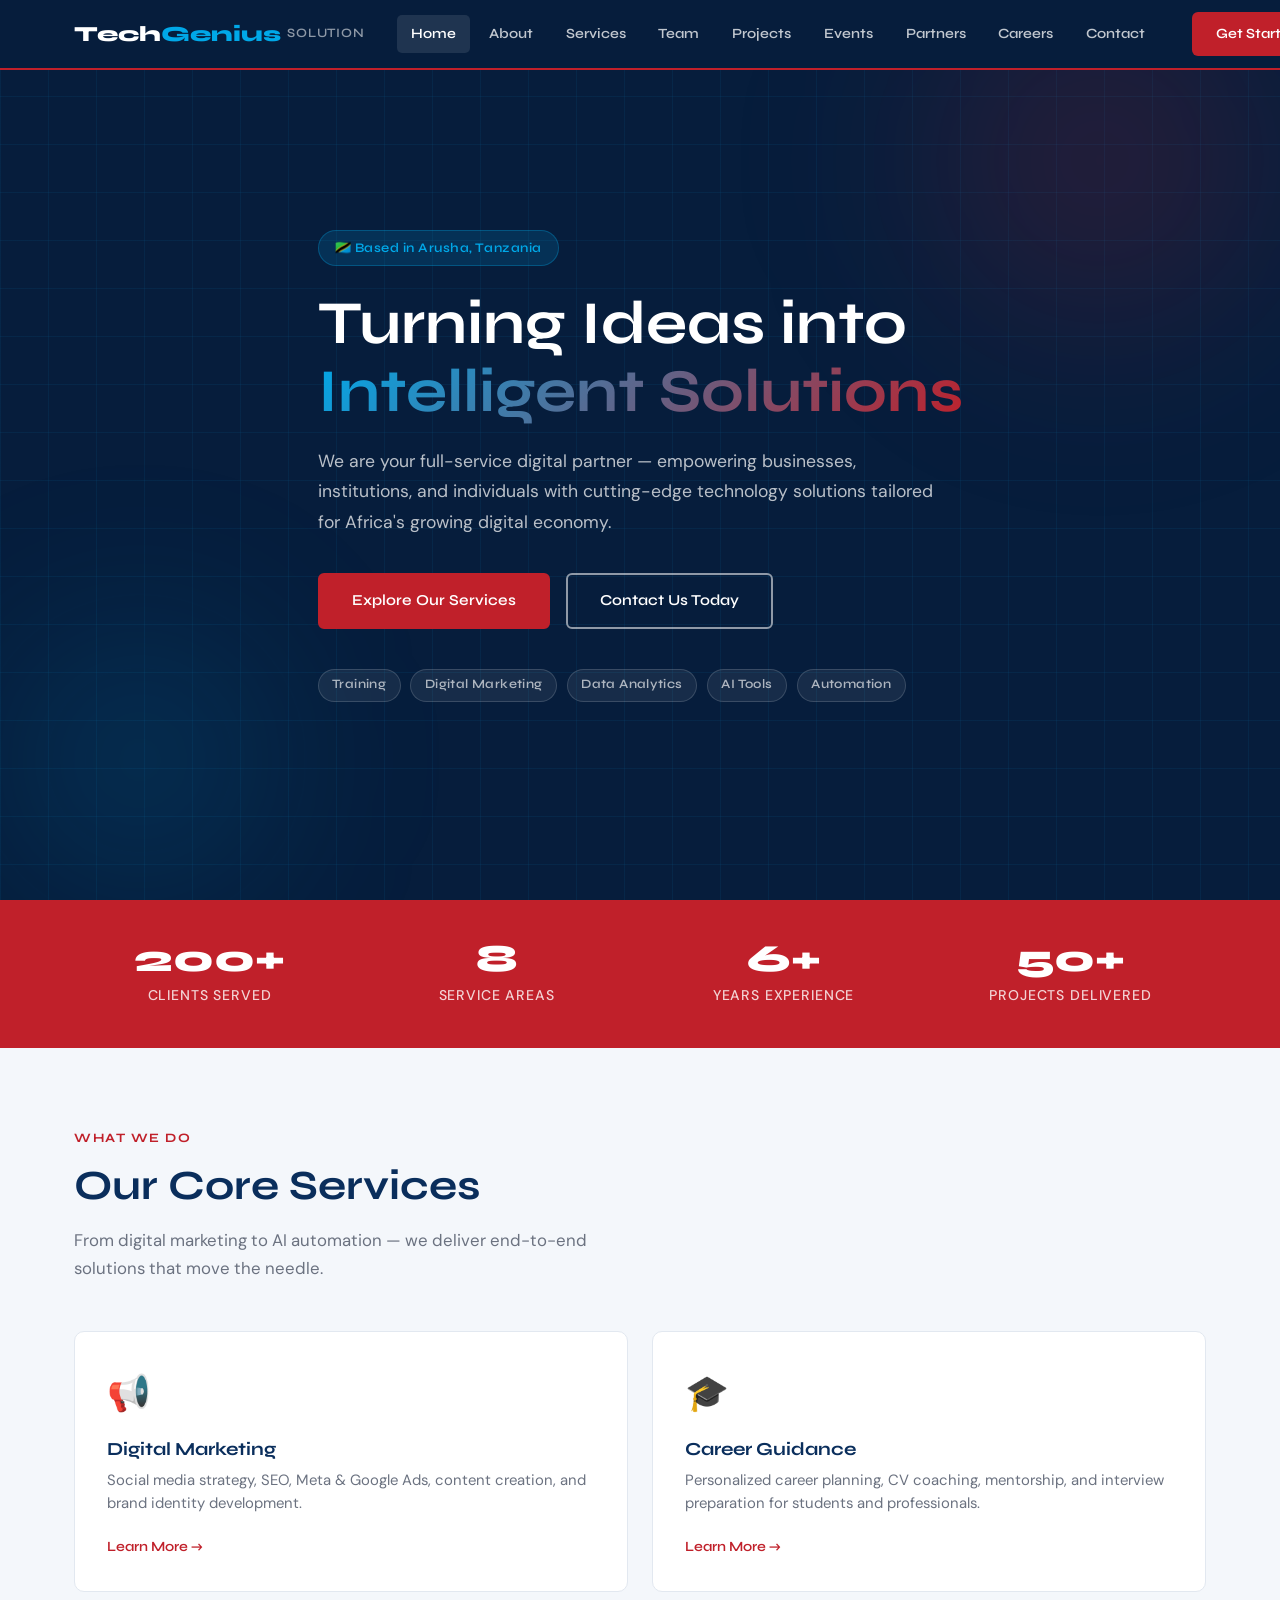
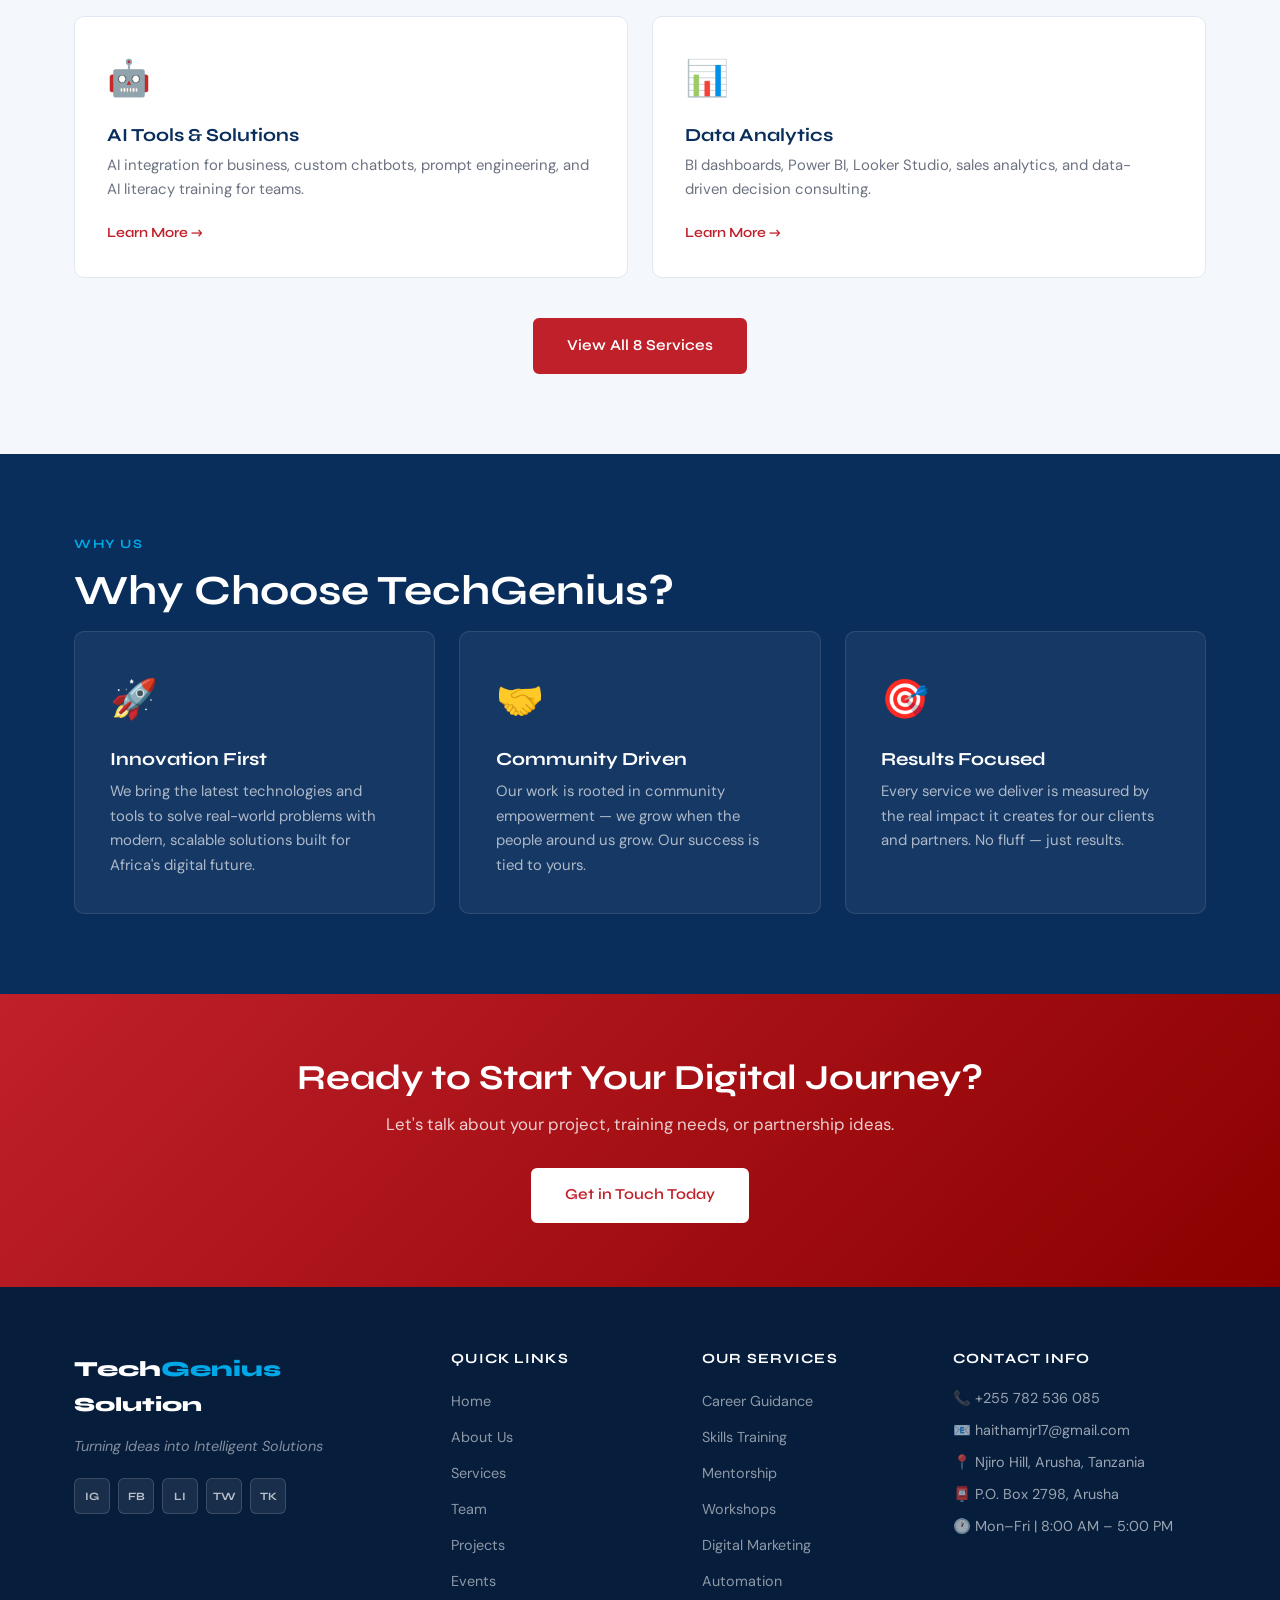
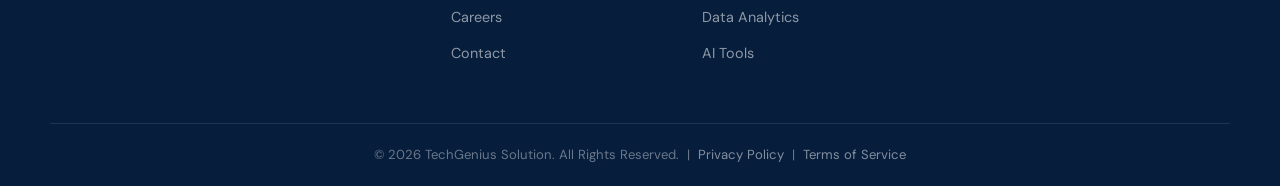
<file: index.html>
<!DOCTYPE html>
<html lang="en">
<head>
  <meta charset="UTF-8"/>
  <meta name="viewport" content="width=device-width, initial-scale=1.0"/>
  <title>TechGenius Solution — Smart Digital Solutions</title>
  <meta name="description" content="TechGenius Solution — Your complete digital partner in Arusha, Tanzania. Training, Digital Marketing, Data Analytics, AI Tools & Automation.">
  <link rel="preconnect" href="https://fonts.googleapis.com">
  <link href="https://fonts.googleapis.com/css2?family=Syne:wght@400;600;700;800&family=DM+Sans:ital,wght@0,300;0,400;0,500;0,600;1,400&display=swap" rel="stylesheet">
  <link rel="stylesheet" href="assets/css/style.css">
</head>
<body>

  <header class="site-header" id="header">
    <div class="container header-inner">
      <a href="index.html" class="logo">
        <span class="logo-tech">Tech</span><span class="logo-genius">Genius</span>
        <span class="logo-sub">Solution</span>
      </a>
      <nav class="main-nav" id="mainNav">
        <a href="index.html" class="active">Home</a>
        <a href="about.html">About</a>
        <a href="services.html">Services</a>
        <a href="team.html">Team</a>
        <a href="projects.html">Projects</a>
        <a href="events.html">Events</a>
        <a href="partners.html">Partners</a>
        <a href="careers.html">Careers</a>
        <a href="contact.html">Contact</a>
      </nav>
      <a href="contact.html" class="btn-cta">Get Started</a>
      <button class="hamburger" id="hamburger" aria-label="Menu">
        <span></span><span></span><span></span>
      </button>
    </div>
  </header>

  <!-- HERO -->
  <section class="hero">
    <div class="hero-bg-grid"></div>
    <div class="hero-orb hero-orb-1"></div>
    <div class="hero-orb hero-orb-2"></div>
    <div class="container hero-content">
      <div class="hero-badge">🇹🇿 Based in Arusha, Tanzania</div>
      <h1 class="hero-title">
        Turning Ideas into<br>
        <span class="gradient-text">Intelligent Solutions</span>
      </h1>
      <p class="hero-sub">We are your full-service digital partner — empowering businesses, institutions, and individuals with cutting-edge technology solutions tailored for Africa's growing digital economy.</p>
      <div class="hero-btns">
        <a href="services.html" class="btn-primary">Explore Our Services</a>
        <a href="contact.html" class="btn-outline">Contact Us Today</a>
      </div>
      <div class="hero-tags">
        <span>Training</span>
        <span>Digital Marketing</span>
        <span>Data Analytics</span>
        <span>AI Tools</span>
        <span>Automation</span>
      </div>
    </div>
  </section>

  <!-- STATS BAR -->
  <section class="stats-bar">
    <div class="container stats-grid">
      <div class="stat-item">
        <div class="stat-num">200+</div>
        <div class="stat-label">Clients Served</div>
      </div>
      <div class="stat-item">
        <div class="stat-num">8</div>
        <div class="stat-label">Service Areas</div>
      </div>
      <div class="stat-item">
        <div class="stat-num">6+</div>
        <div class="stat-label">Years Experience</div>
      </div>
      <div class="stat-item">
        <div class="stat-num">50+</div>
        <div class="stat-label">Projects Delivered</div>
      </div>
    </div>
  </section>

  <!-- FEATURED SERVICES -->
  <section class="section services-preview">
    <div class="container">
      <div class="section-label">What We Do</div>
      <h2 class="section-title">Our Core Services</h2>
      <p class="section-sub">From digital marketing to AI automation — we deliver end-to-end solutions that move the needle.</p>
      <div class="services-grid">
        <a href="services.html" class="service-card">
          <div class="service-icon">📢</div>
          <h3>Digital Marketing</h3>
          <p>Social media strategy, SEO, Meta & Google Ads, content creation, and brand identity development.</p>
          <span class="learn-more">Learn More →</span>
        </a>
        <a href="services.html" class="service-card">
          <div class="service-icon">🎓</div>
          <h3>Career Guidance</h3>
          <p>Personalized career planning, CV coaching, mentorship, and interview preparation for students and professionals.</p>
          <span class="learn-more">Learn More →</span>
        </a>
        <a href="services.html" class="service-card">
          <div class="service-icon">🤖</div>
          <h3>AI Tools & Solutions</h3>
          <p>AI integration for business, custom chatbots, prompt engineering, and AI literacy training for teams.</p>
          <span class="learn-more">Learn More →</span>
        </a>
        <a href="services.html" class="service-card">
          <div class="service-icon">📊</div>
          <h3>Data Analytics</h3>
          <p>BI dashboards, Power BI, Looker Studio, sales analytics, and data-driven decision consulting.</p>
          <span class="learn-more">Learn More →</span>
        </a>
      </div>
      <div style="text-align:center;margin-top:2.5rem;">
        <a href="services.html" class="btn-primary">View All 8 Services</a>
      </div>
    </div>
  </section>

  <!-- WHY CHOOSE US -->
  <section class="section why-section">
    <div class="container">
      <div class="section-label">Why Us</div>
      <h2 class="section-title">Why Choose TechGenius?</h2>
      <div class="why-grid">
        <div class="why-card">
          <div class="why-icon">🚀</div>
          <h3>Innovation First</h3>
          <p>We bring the latest technologies and tools to solve real-world problems with modern, scalable solutions built for Africa's digital future.</p>
        </div>
        <div class="why-card">
          <div class="why-icon">🤝</div>
          <h3>Community Driven</h3>
          <p>Our work is rooted in community empowerment — we grow when the people around us grow. Our success is tied to yours.</p>
        </div>
        <div class="why-card">
          <div class="why-icon">🎯</div>
          <h3>Results Focused</h3>
          <p>Every service we deliver is measured by the real impact it creates for our clients and partners. No fluff — just results.</p>
        </div>
      </div>
    </div>
  </section>

  <!-- CTA BANNER -->
  <section class="cta-banner">
    <div class="container cta-inner">
      <h2>Ready to Start Your Digital Journey?</h2>
      <p>Let's talk about your project, training needs, or partnership ideas.</p>
      <a href="contact.html" class="btn-primary">Get in Touch Today</a>
    </div>
  </section>

  <!-- FOOTER -->
  <footer class="site-footer">
    <div class="container footer-grid">
      <div class="footer-col">
        <div class="footer-logo"><span class="logo-tech">Tech</span><span class="logo-genius">Genius</span> Solution</div>
        <p class="footer-tagline">Turning Ideas into Intelligent Solutions</p>
        <div class="social-links">
          <a href="https://instagram.com/techgenius_tz" target="_blank">IG</a>
          <a href="https://facebook.com/techgenius_tz" target="_blank">FB</a>
          <a href="https://linkedin.com/company/techgenius_tz" target="_blank">LI</a>
          <a href="https://twitter.com/techgenius_tz" target="_blank">TW</a>
          <a href="https://tiktok.com/@techgenius_tz" target="_blank">TK</a>
        </div>
      </div>
      <div class="footer-col">
        <h4>Quick Links</h4>
        <ul>
          <li><a href="index.html">Home</a></li>
          <li><a href="about.html">About Us</a></li>
          <li><a href="services.html">Services</a></li>
          <li><a href="team.html">Team</a></li>
          <li><a href="projects.html">Projects</a></li>
          <li><a href="events.html">Events</a></li>
          <li><a href="careers.html">Careers</a></li>
          <li><a href="contact.html">Contact</a></li>
        </ul>
      </div>
      <div class="footer-col">
        <h4>Our Services</h4>
        <ul>
          <li><a href="services.html">Career Guidance</a></li>
          <li><a href="services.html">Skills Training</a></li>
          <li><a href="services.html">Mentorship</a></li>
          <li><a href="services.html">Workshops</a></li>
          <li><a href="services.html">Digital Marketing</a></li>
          <li><a href="services.html">Automation</a></li>
          <li><a href="services.html">Data Analytics</a></li>
          <li><a href="services.html">AI Tools</a></li>
        </ul>
      </div>
      <div class="footer-col">
        <h4>Contact Info</h4>
        <ul class="contact-list">
          <li>📞 +255 782 536 085</li>
          <li>📧 haithamjr17@gmail.com</li>
          <li>📍 Njiro Hill, Arusha, Tanzania</li>
          <li>📮 P.O. Box 2798, Arusha</li>
          <li>🕐 Mon–Fri | 8:00 AM – 5:00 PM</li>
        </ul>
      </div>
    </div>
    <div class="footer-bottom">
      <div class="container">
        © 2026 TechGenius Solution. All Rights Reserved. &nbsp;|&nbsp;
        <a href="#">Privacy Policy</a> &nbsp;|&nbsp; <a href="#">Terms of Service</a>
      </div>
    </div>
  </footer>

  <script src="assets/js/main.js"></script>
</body>
</html>
</file>
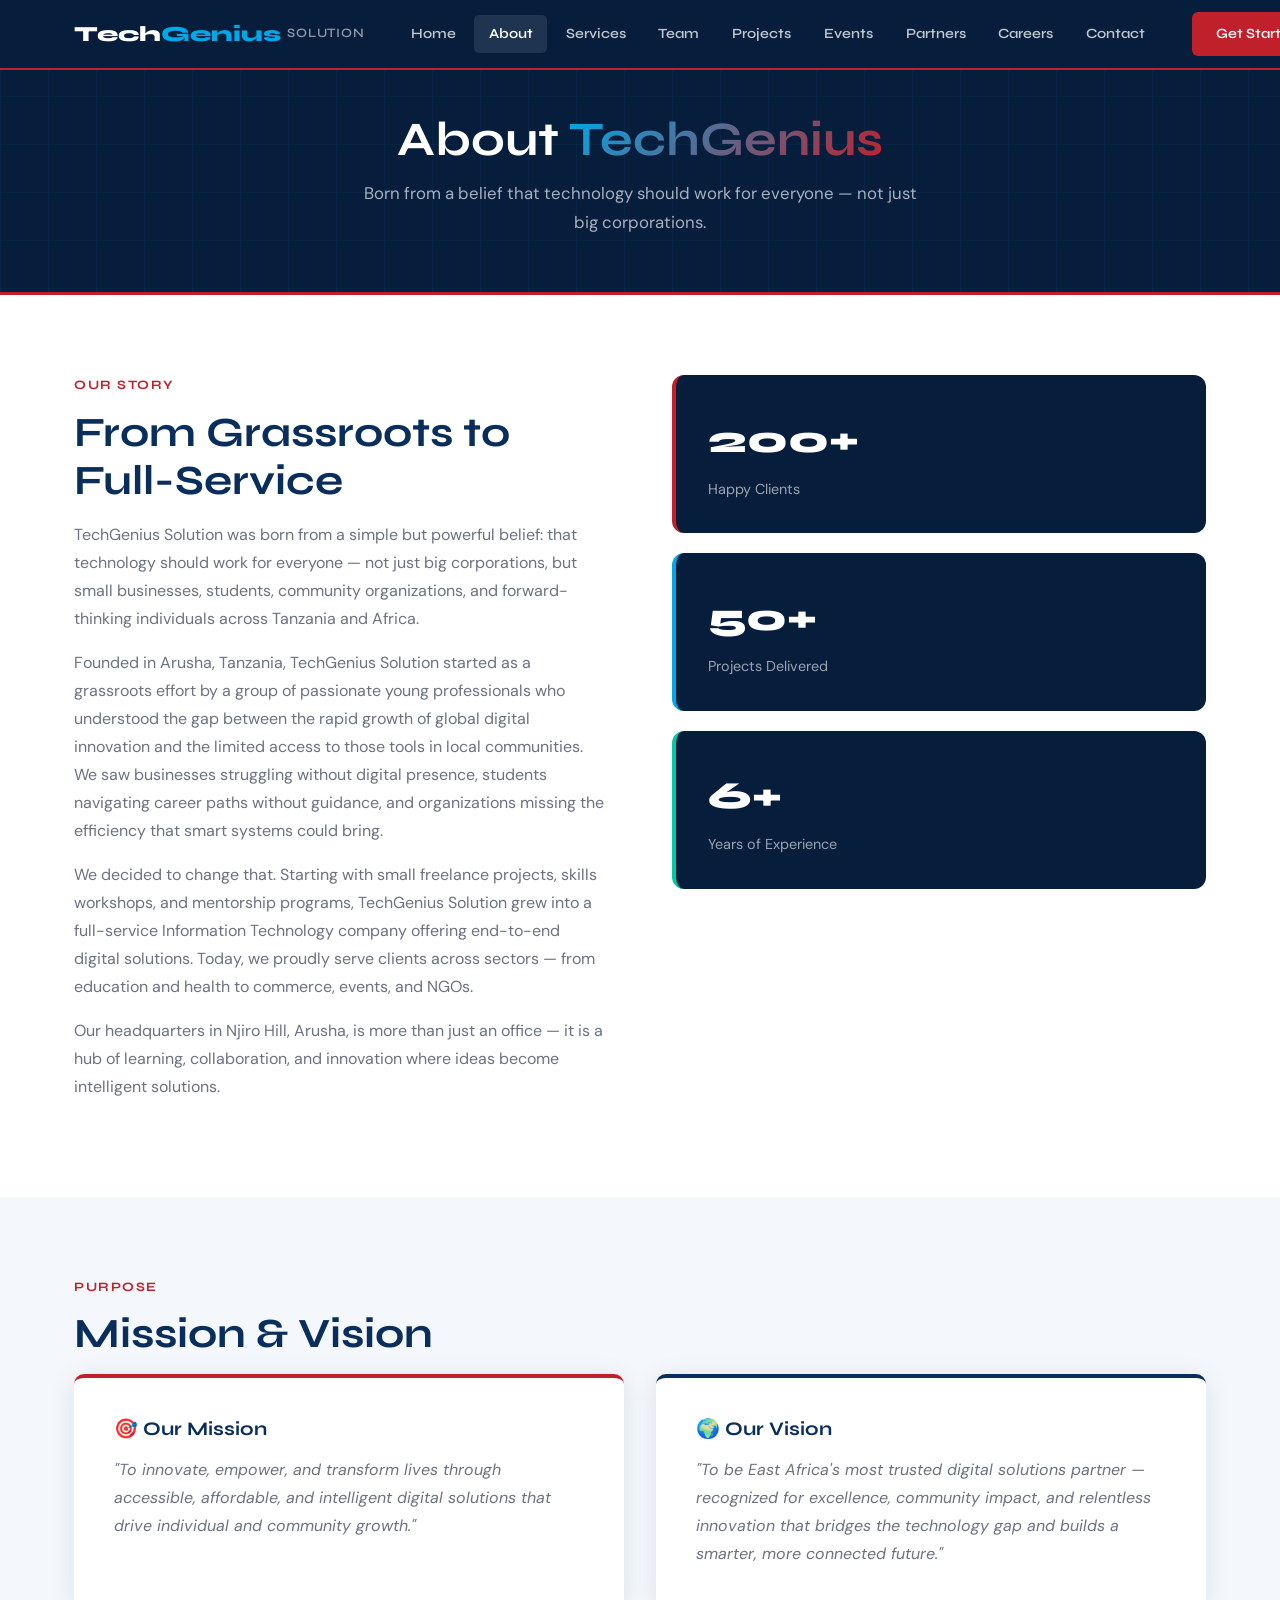
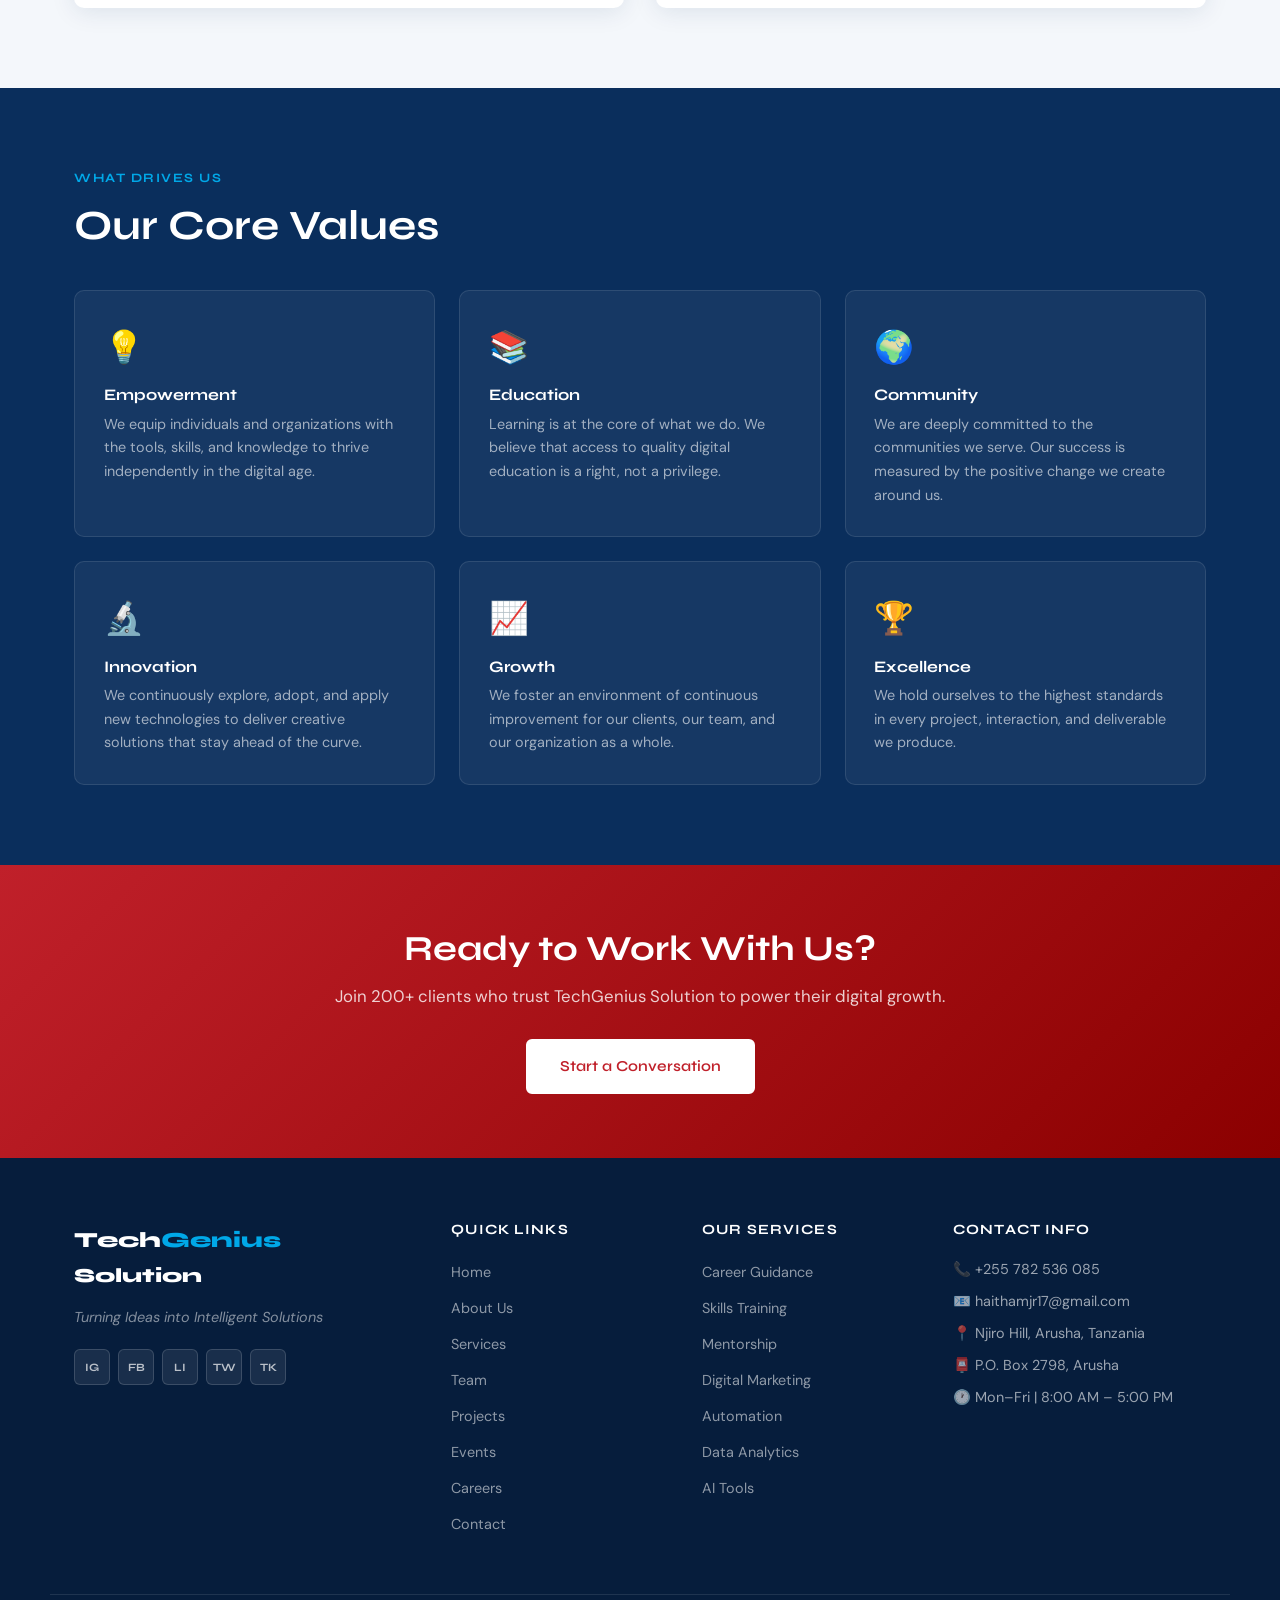
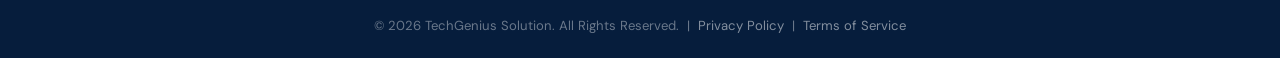
<file: about.html>
<!DOCTYPE html>
<html lang="en">
<head>
  <meta charset="UTF-8"/>
  <meta name="viewport" content="width=device-width, initial-scale=1.0"/>
  <title>About Us — TechGenius Solution</title>
  <link rel="preconnect" href="https://fonts.googleapis.com">
  <link href="https://fonts.googleapis.com/css2?family=Syne:wght@400;600;700;800&family=DM+Sans:ital,wght@0,300;0,400;0,500;0,600;1,400&display=swap" rel="stylesheet">
  <link rel="stylesheet" href="assets/css/style.css">
</head>
<body>
  <header class="site-header" id="header">
    <div class="container header-inner">
      <a href="index.html" class="logo"><span class="logo-tech">Tech</span><span class="logo-genius">Genius</span><span class="logo-sub">Solution</span></a>
      <nav class="main-nav" id="mainNav">
        <a href="index.html">Home</a><a href="about.html" class="active">About</a><a href="services.html">Services</a><a href="team.html">Team</a><a href="projects.html">Projects</a><a href="events.html">Events</a><a href="partners.html">Partners</a><a href="careers.html">Careers</a><a href="contact.html">Contact</a>
      </nav>
      <a href="contact.html" class="btn-cta">Get Started</a>
      <button class="hamburger" id="hamburger"><span></span><span></span><span></span></button>
    </div>
  </header>

  <section class="page-hero">
    <div class="container">
      <h1>About <span class="gradient-text">TechGenius</span></h1>
      <p>Born from a belief that technology should work for everyone — not just big corporations.</p>
    </div>
  </section>

  <section class="about-story">
    <div class="container">
      <div>
        <div class="section-label">Our Story</div>
        <h2 class="section-title">From Grassroots to Full-Service</h2>
        <p>TechGenius Solution was born from a simple but powerful belief: that technology should work for everyone — not just big corporations, but small businesses, students, community organizations, and forward-thinking individuals across Tanzania and Africa.</p>
        <p>Founded in Arusha, Tanzania, TechGenius Solution started as a grassroots effort by a group of passionate young professionals who understood the gap between the rapid growth of global digital innovation and the limited access to those tools in local communities. We saw businesses struggling without digital presence, students navigating career paths without guidance, and organizations missing the efficiency that smart systems could bring.</p>
        <p>We decided to change that. Starting with small freelance projects, skills workshops, and mentorship programs, TechGenius Solution grew into a full-service Information Technology company offering end-to-end digital solutions. Today, we proudly serve clients across sectors — from education and health to commerce, events, and NGOs.</p>
        <p>Our headquarters in Njiro Hill, Arusha, is more than just an office — it is a hub of learning, collaboration, and innovation where ideas become intelligent solutions.</p>
      </div>
      <div style="display:flex;flex-direction:column;gap:1.25rem;">
        <div style="background:var(--navy-d);border-radius:12px;padding:2rem;border-left:4px solid var(--red);">
          <div style="font-size:2.4rem;font-weight:800;font-family:var(--font-h);color:var(--white);">200+</div>
          <div style="color:rgba(255,255,255,.6);font-size:.9rem;margin-top:.25rem;">Happy Clients</div>
        </div>
        <div style="background:var(--navy-d);border-radius:12px;padding:2rem;border-left:4px solid var(--cyan);">
          <div style="font-size:2.4rem;font-weight:800;font-family:var(--font-h);color:var(--white);">50+</div>
          <div style="color:rgba(255,255,255,.6);font-size:.9rem;margin-top:.25rem;">Projects Delivered</div>
        </div>
        <div style="background:var(--navy-d);border-radius:12px;padding:2rem;border-left:4px solid var(--teal);">
          <div style="font-size:2.4rem;font-weight:800;font-family:var(--font-h);color:var(--white);">6+</div>
          <div style="color:rgba(255,255,255,.6);font-size:.9rem;margin-top:.25rem;">Years of Experience</div>
        </div>
      </div>
    </div>
  </section>

  <section class="mission-vision">
    <div class="container">
      <div class="section-label">Purpose</div>
      <h2 class="section-title">Mission & Vision</h2>
      <div class="mv-grid">
        <div class="mv-card">
          <h3>🎯 Our Mission</h3>
          <p>"To innovate, empower, and transform lives through accessible, affordable, and intelligent digital solutions that drive individual and community growth."</p>
        </div>
        <div class="mv-card vision">
          <h3>🌍 Our Vision</h3>
          <p>"To be East Africa's most trusted digital solutions partner — recognized for excellence, community impact, and relentless innovation that bridges the technology gap and builds a smarter, more connected future."</p>
        </div>
      </div>
    </div>
  </section>

  <section class="values-section">
    <div class="container">
      <div class="section-label">What Drives Us</div>
      <h2 class="section-title">Our Core Values</h2>
      <div class="values-grid">
        <div class="value-card"><div class="value-icon">💡</div><h3>Empowerment</h3><p>We equip individuals and organizations with the tools, skills, and knowledge to thrive independently in the digital age.</p></div>
        <div class="value-card"><div class="value-icon">📚</div><h3>Education</h3><p>Learning is at the core of what we do. We believe that access to quality digital education is a right, not a privilege.</p></div>
        <div class="value-card"><div class="value-icon">🌍</div><h3>Community</h3><p>We are deeply committed to the communities we serve. Our success is measured by the positive change we create around us.</p></div>
        <div class="value-card"><div class="value-icon">🔬</div><h3>Innovation</h3><p>We continuously explore, adopt, and apply new technologies to deliver creative solutions that stay ahead of the curve.</p></div>
        <div class="value-card"><div class="value-icon">📈</div><h3>Growth</h3><p>We foster an environment of continuous improvement for our clients, our team, and our organization as a whole.</p></div>
        <div class="value-card"><div class="value-icon">🏆</div><h3>Excellence</h3><p>We hold ourselves to the highest standards in every project, interaction, and deliverable we produce.</p></div>
      </div>
    </div>
  </section>

  <section class="cta-banner">
    <div class="container cta-inner">
      <h2>Ready to Work With Us?</h2>
      <p>Join 200+ clients who trust TechGenius Solution to power their digital growth.</p>
      <a href="contact.html" class="btn-primary">Start a Conversation</a>
    </div>
  </section>

  <footer class="site-footer">
    <div class="container footer-grid">
      <div class="footer-col">
        <div class="footer-logo"><span class="logo-tech">Tech</span><span class="logo-genius">Genius</span> Solution</div>
        <p class="footer-tagline">Turning Ideas into Intelligent Solutions</p>
        <div class="social-links">
          <a href="https://instagram.com/techgenius_tz" target="_blank">IG</a>
          <a href="https://facebook.com/techgenius_tz" target="_blank">FB</a>
          <a href="https://linkedin.com/company/techgenius_tz" target="_blank">LI</a>
          <a href="https://twitter.com/techgenius_tz" target="_blank">TW</a>
          <a href="https://tiktok.com/@techgenius_tz" target="_blank">TK</a>
        </div>
      </div>
      <div class="footer-col"><h4>Quick Links</h4><ul><li><a href="index.html">Home</a></li><li><a href="about.html">About Us</a></li><li><a href="services.html">Services</a></li><li><a href="team.html">Team</a></li><li><a href="projects.html">Projects</a></li><li><a href="events.html">Events</a></li><li><a href="careers.html">Careers</a></li><li><a href="contact.html">Contact</a></li></ul></div>
      <div class="footer-col"><h4>Our Services</h4><ul><li><a href="services.html">Career Guidance</a></li><li><a href="services.html">Skills Training</a></li><li><a href="services.html">Mentorship</a></li><li><a href="services.html">Digital Marketing</a></li><li><a href="services.html">Automation</a></li><li><a href="services.html">Data Analytics</a></li><li><a href="services.html">AI Tools</a></li></ul></div>
      <div class="footer-col"><h4>Contact Info</h4><ul class="contact-list"><li>📞 +255 782 536 085</li><li>📧 haithamjr17@gmail.com</li><li>📍 Njiro Hill, Arusha, Tanzania</li><li>📮 P.O. Box 2798, Arusha</li><li>🕐 Mon–Fri | 8:00 AM – 5:00 PM</li></ul></div>
    </div>
    <div class="footer-bottom"><div class="container">© 2026 TechGenius Solution. All Rights Reserved. &nbsp;|&nbsp; <a href="#">Privacy Policy</a> &nbsp;|&nbsp; <a href="#">Terms of Service</a></div></div>
  </footer>
  <script src="assets/js/main.js"></script>
</body>
</html>
</file>
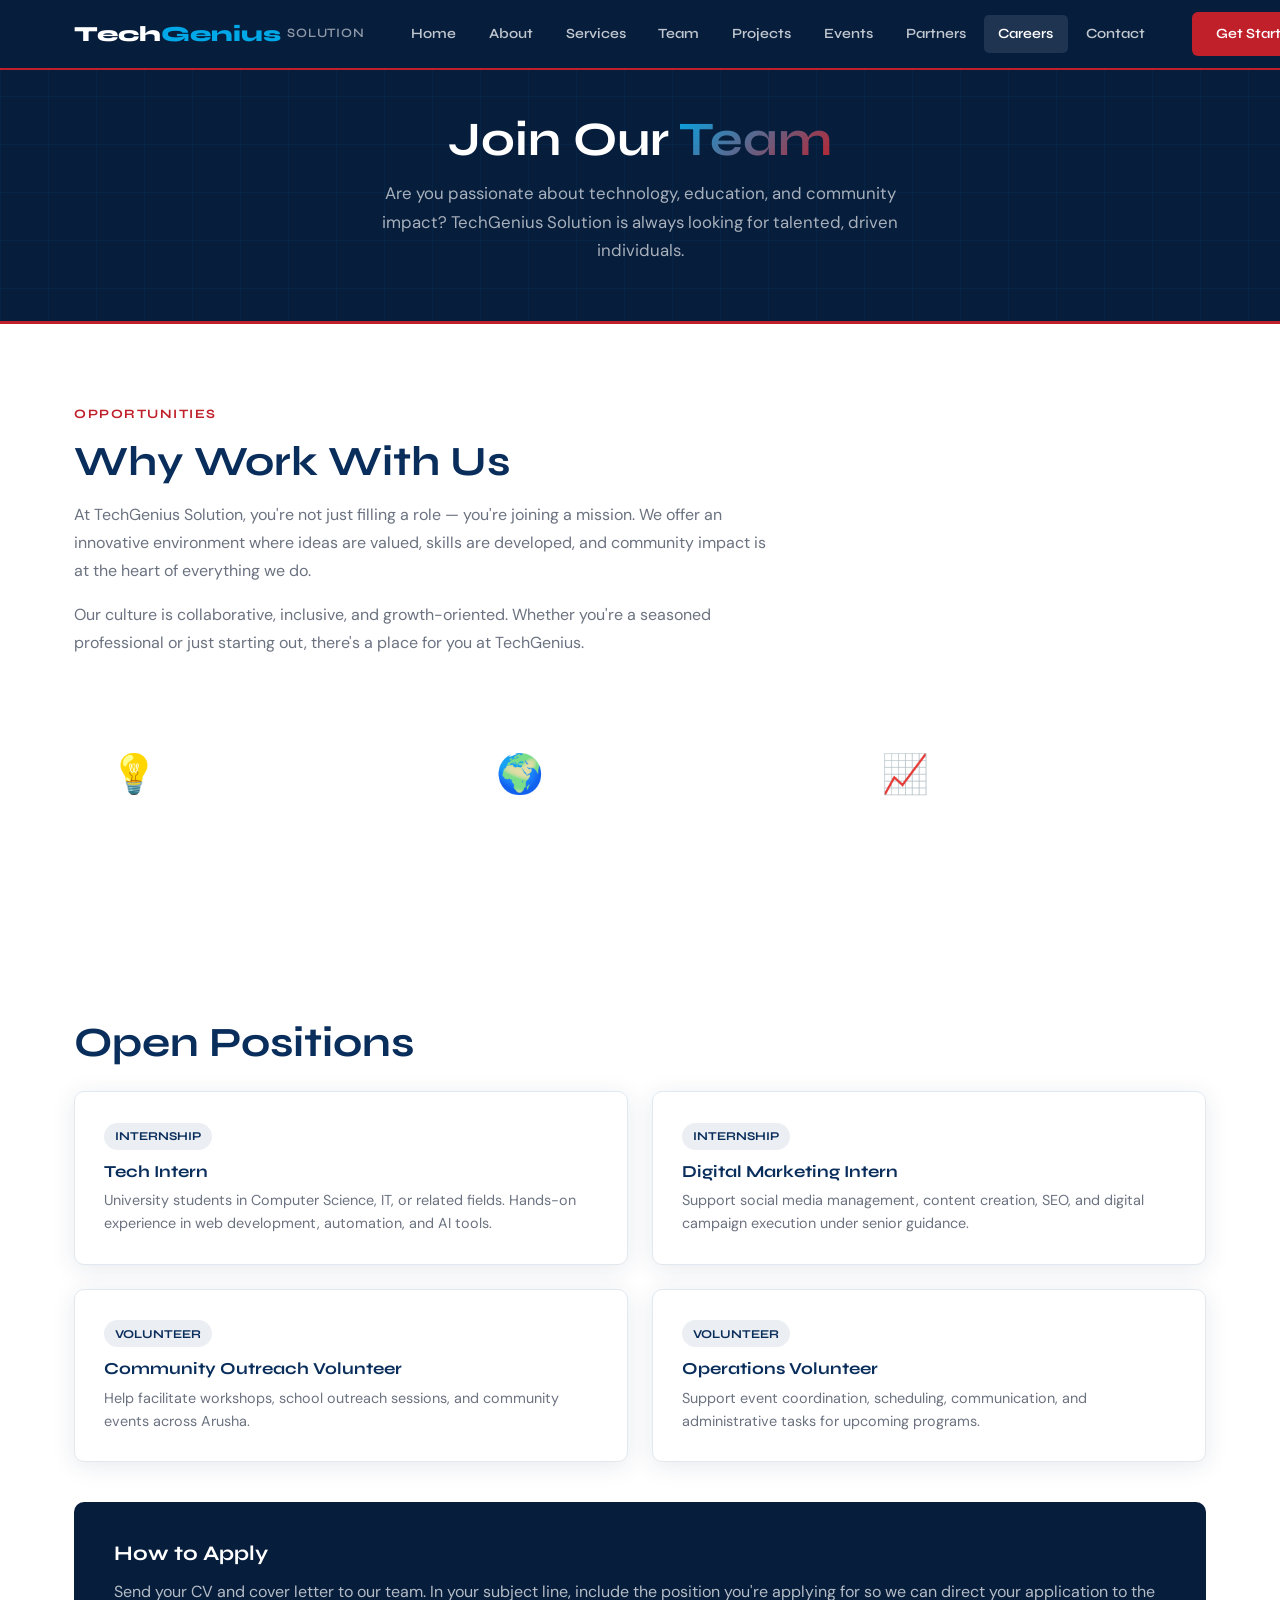
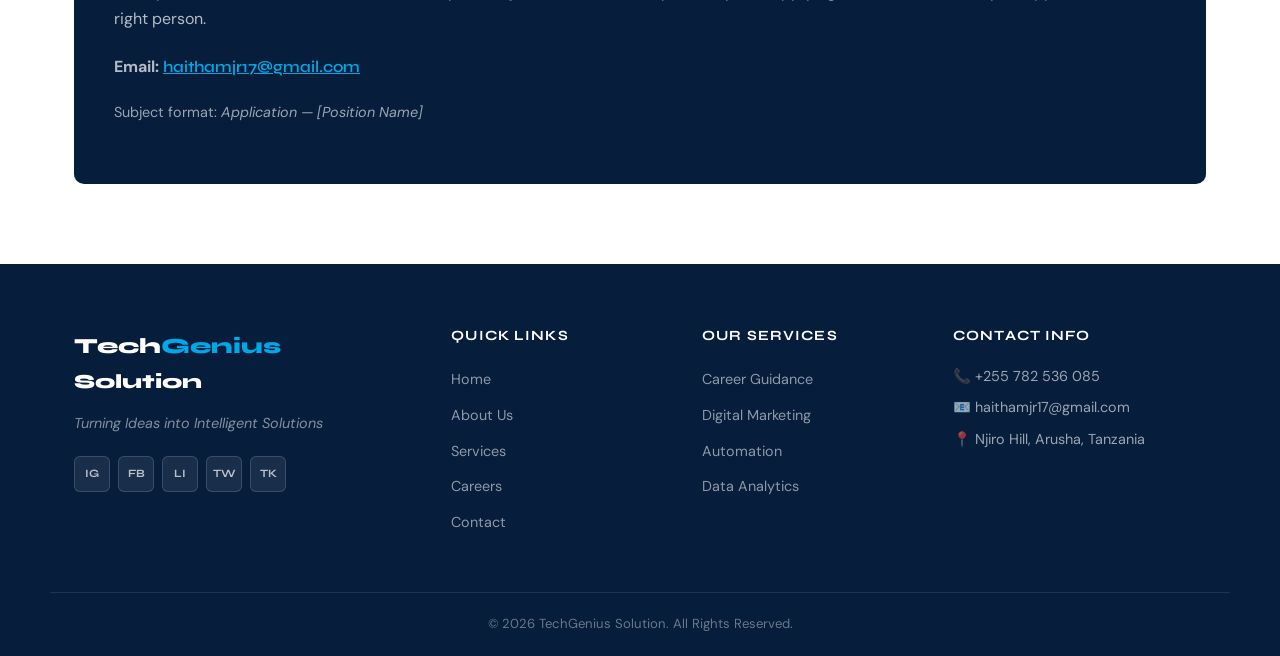
<file: careers.html>
<!DOCTYPE html>
<html lang="en">
<head>
  <meta charset="UTF-8"/><meta name="viewport" content="width=device-width, initial-scale=1.0"/>
  <title>Careers — TechGenius Solution</title>
  <link rel="preconnect" href="https://fonts.googleapis.com">
  <link href="https://fonts.googleapis.com/css2?family=Syne:wght@400;600;700;800&family=DM+Sans:ital,wght@0,300;0,400;0,500;0,600;1,400&display=swap" rel="stylesheet">
  <link rel="stylesheet" href="assets/css/style.css">
</head>
<body>
  <header class="site-header" id="header">
    <div class="container header-inner">
      <a href="index.html" class="logo"><span class="logo-tech">Tech</span><span class="logo-genius">Genius</span><span class="logo-sub">Solution</span></a>
      <nav class="main-nav" id="mainNav">
        <a href="index.html">Home</a><a href="about.html">About</a><a href="services.html">Services</a><a href="team.html">Team</a><a href="projects.html">Projects</a><a href="events.html">Events</a><a href="partners.html">Partners</a><a href="careers.html" class="active">Careers</a><a href="contact.html">Contact</a>
      </nav>
      <a href="contact.html" class="btn-cta">Get Started</a>
      <button class="hamburger" id="hamburger"><span></span><span></span><span></span></button>
    </div>
  </header>

  <section class="page-hero">
    <div class="container">
      <h1>Join Our <span class="gradient-text">Team</span></h1>
      <p>Are you passionate about technology, education, and community impact? TechGenius Solution is always looking for talented, driven individuals.</p>
    </div>
  </section>

  <section class="careers-section">
    <div class="container">
      <div class="section-label">Opportunities</div>
      <h2 class="section-title">Why Work With Us</h2>
      <div class="careers-intro">
        <p>At TechGenius Solution, you're not just filling a role — you're joining a mission. We offer an innovative environment where ideas are valued, skills are developed, and community impact is at the heart of everything we do.</p>
        <p>Our culture is collaborative, inclusive, and growth-oriented. Whether you're a seasoned professional or just starting out, there's a place for you at TechGenius.</p>
      </div>

      <div class="why-grid" style="margin-bottom:3.5rem;">
        <div class="why-card">
          <div class="why-icon">💡</div>
          <h3>Innovative Environment</h3>
          <p>Work with cutting-edge tools like AI, automation, and data analytics in a team that embraces new ideas.</p>
        </div>
        <div class="why-card">
          <div class="why-icon">🌍</div>
          <h3>Community Impact</h3>
          <p>Your work directly contributes to digital empowerment across Tanzania and beyond.</p>
        </div>
        <div class="why-card">
          <div class="why-icon">📈</div>
          <h3>Skills Development</h3>
          <p>Continuous learning opportunities, mentorship, and exposure to diverse projects and clients.</p>
        </div>
      </div>

      <h2 class="section-title" style="margin-bottom:1.5rem;">Open Positions</h2>
      <div class="positions-grid" style="margin-bottom:2.5rem;">
        <div class="position-card">
          <span class="position-type">Internship</span>
          <h3>Tech Intern</h3>
          <p>University students in Computer Science, IT, or related fields. Hands-on experience in web development, automation, and AI tools.</p>
        </div>
        <div class="position-card">
          <span class="position-type">Internship</span>
          <h3>Digital Marketing Intern</h3>
          <p>Support social media management, content creation, SEO, and digital campaign execution under senior guidance.</p>
        </div>
        <div class="position-card">
          <span class="position-type">Volunteer</span>
          <h3>Community Outreach Volunteer</h3>
          <p>Help facilitate workshops, school outreach sessions, and community events across Arusha.</p>
        </div>
        <div class="position-card">
          <span class="position-type">Volunteer</span>
          <h3>Operations Volunteer</h3>
          <p>Support event coordination, scheduling, communication, and administrative tasks for upcoming programs.</p>
        </div>
      </div>

      <div class="apply-box">
        <h3>How to Apply</h3>
        <p>Send your CV and cover letter to our team. In your subject line, include the position you're applying for so we can direct your application to the right person.</p>
        <p><strong>Email:</strong> <a class="apply-email" href="mailto:haithamjr17@gmail.com">haithamjr17@gmail.com</a></p>
        <p style="color:rgba(255,255,255,.6);font-size:.9rem;margin-top:.75rem;">Subject format: <em>Application — [Position Name]</em></p>
      </div>
    </div>
  </section>

  <footer class="site-footer">
    <div class="container footer-grid">
      <div class="footer-col"><div class="footer-logo"><span class="logo-tech">Tech</span><span class="logo-genius">Genius</span> Solution</div><p class="footer-tagline">Turning Ideas into Intelligent Solutions</p><div class="social-links"><a href="#">IG</a><a href="#">FB</a><a href="#">LI</a><a href="#">TW</a><a href="#">TK</a></div></div>
      <div class="footer-col"><h4>Quick Links</h4><ul><li><a href="index.html">Home</a></li><li><a href="about.html">About Us</a></li><li><a href="services.html">Services</a></li><li><a href="careers.html">Careers</a></li><li><a href="contact.html">Contact</a></li></ul></div>
      <div class="footer-col"><h4>Our Services</h4><ul><li><a href="services.html">Career Guidance</a></li><li><a href="services.html">Digital Marketing</a></li><li><a href="services.html">Automation</a></li><li><a href="services.html">Data Analytics</a></li></ul></div>
      <div class="footer-col"><h4>Contact Info</h4><ul class="contact-list"><li>📞 +255 782 536 085</li><li>📧 haithamjr17@gmail.com</li><li>📍 Njiro Hill, Arusha, Tanzania</li></ul></div>
    </div>
    <div class="footer-bottom"><div class="container">© 2026 TechGenius Solution. All Rights Reserved.</div></div>
  </footer>
  <script src="assets/js/main.js"></script>
</body>
</html>
</file>
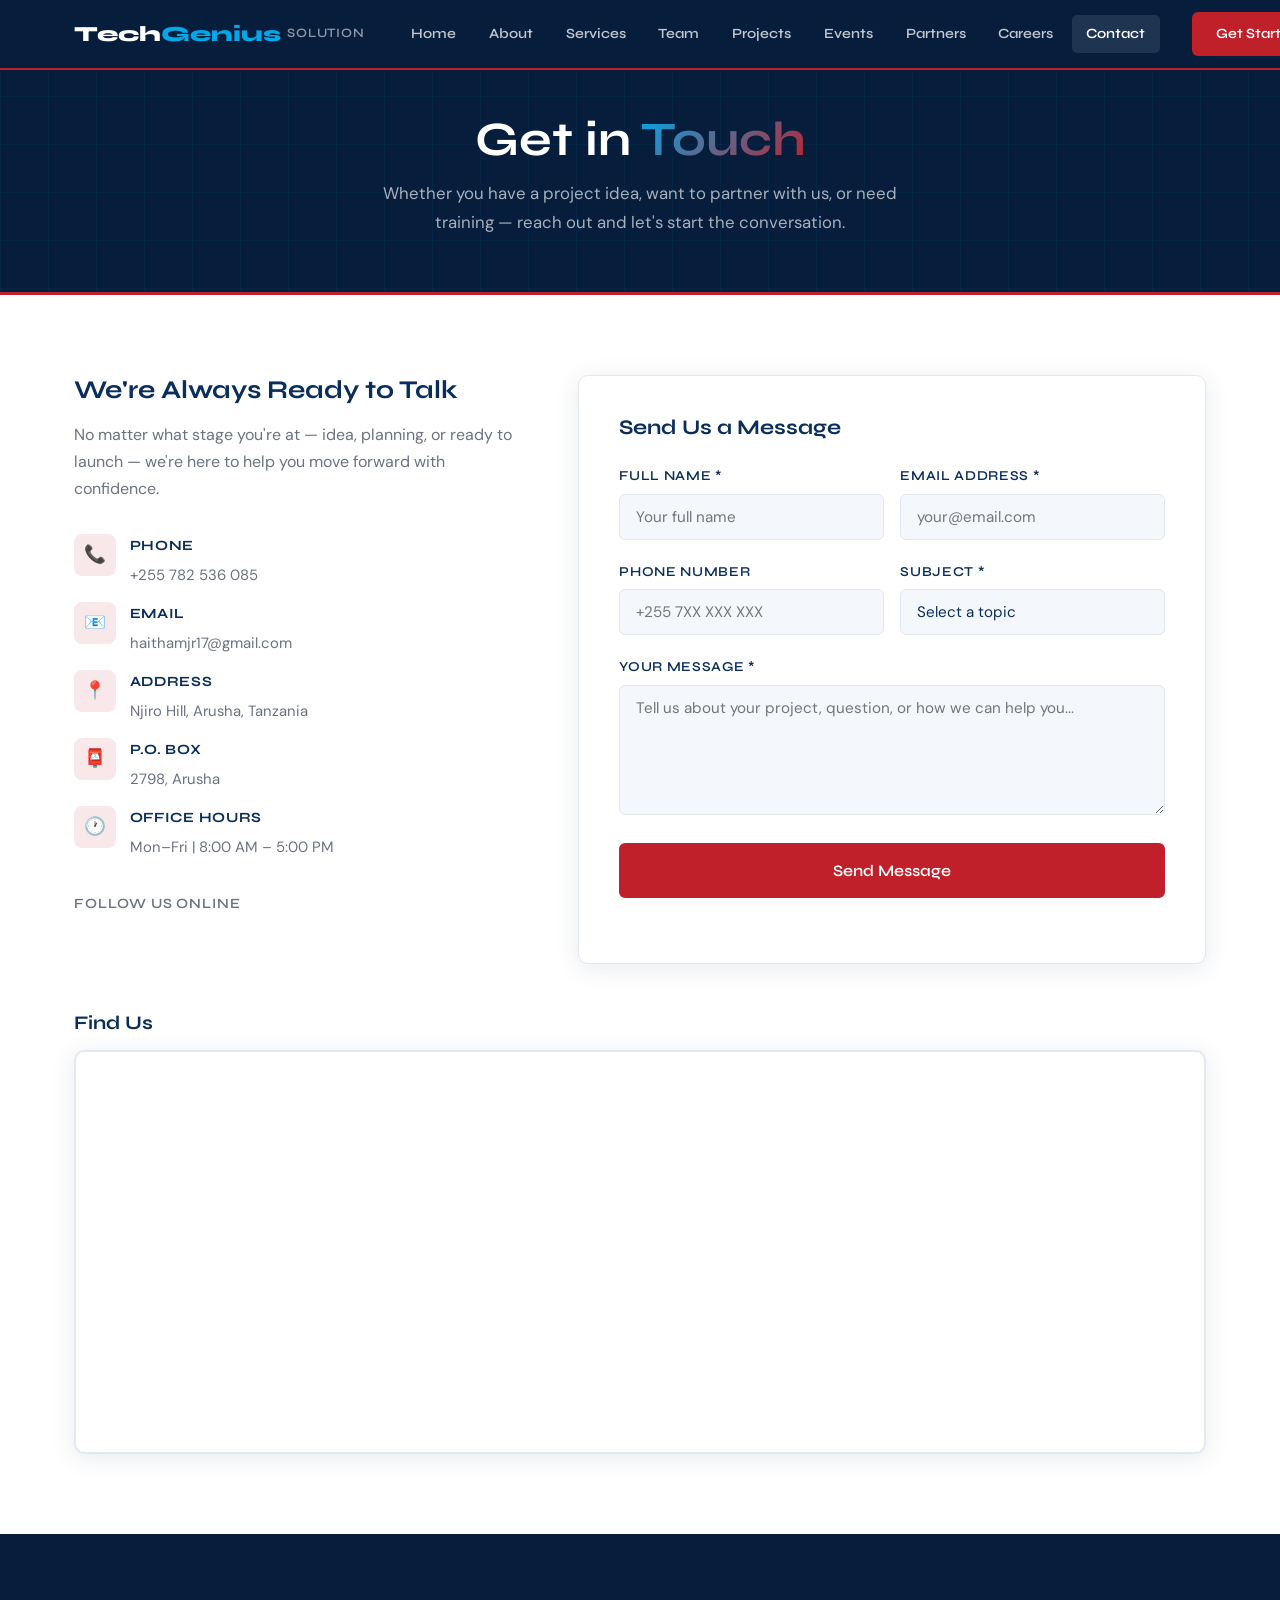
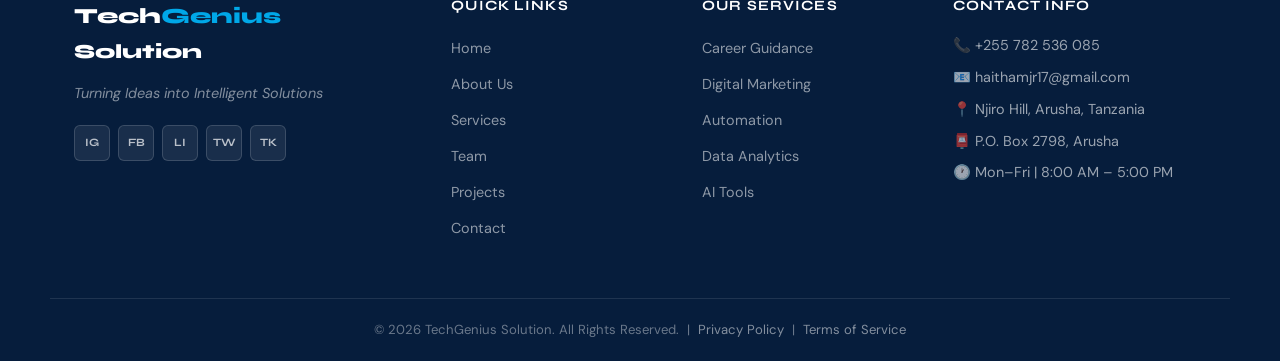
<file: contact.html>
<!DOCTYPE html>
<html lang="en">
<head>
  <meta charset="UTF-8"/><meta name="viewport" content="width=device-width, initial-scale=1.0"/>
  <title>Contact Us — TechGenius Solution</title>
  <link rel="preconnect" href="https://fonts.googleapis.com">
  <link href="https://fonts.googleapis.com/css2?family=Syne:wght@400;600;700;800&family=DM+Sans:ital,wght@0,300;0,400;0,500;0,600;1,400&display=swap" rel="stylesheet">
  <link rel="stylesheet" href="assets/css/style.css">
</head>
<body>
  <header class="site-header" id="header">
    <div class="container header-inner">
      <a href="index.html" class="logo"><span class="logo-tech">Tech</span><span class="logo-genius">Genius</span><span class="logo-sub">Solution</span></a>
      <nav class="main-nav" id="mainNav">
        <a href="index.html">Home</a><a href="about.html">About</a><a href="services.html">Services</a><a href="team.html">Team</a><a href="projects.html">Projects</a><a href="events.html">Events</a><a href="partners.html">Partners</a><a href="careers.html">Careers</a><a href="contact.html" class="active">Contact</a>
      </nav>
      <a href="contact.html" class="btn-cta">Get Started</a>
      <button class="hamburger" id="hamburger"><span></span><span></span><span></span></button>
    </div>
  </header>

  <section class="page-hero">
    <div class="container">
      <h1>Get in <span class="gradient-text">Touch</span></h1>
      <p>Whether you have a project idea, want to partner with us, or need training — reach out and let's start the conversation.</p>
    </div>
  </section>

  <section class="contact-section">
    <div class="container">
      <div class="contact-grid">
        <div class="contact-info">
          <h2>We're Always Ready to Talk</h2>
          <p>No matter what stage you're at — idea, planning, or ready to launch — we're here to help you move forward with confidence.</p>
          <div class="info-list">
            <div class="info-item">
              <div class="info-icon">📞</div>
              <div class="info-text">
                <strong>Phone</strong>
                <span>+255 782 536 085</span>
              </div>
            </div>
            <div class="info-item">
              <div class="info-icon">📧</div>
              <div class="info-text">
                <strong>Email</strong>
                <span>haithamjr17@gmail.com</span>
              </div>
            </div>
            <div class="info-item">
              <div class="info-icon">📍</div>
              <div class="info-text">
                <strong>Address</strong>
                <span>Njiro Hill, Arusha, Tanzania</span>
              </div>
            </div>
            <div class="info-item">
              <div class="info-icon">📮</div>
              <div class="info-text">
                <strong>P.O. Box</strong>
                <span>2798, Arusha</span>
              </div>
            </div>
            <div class="info-item">
              <div class="info-icon">🕐</div>
              <div class="info-text">
                <strong>Office Hours</strong>
                <span>Mon–Fri | 8:00 AM – 5:00 PM</span>
              </div>
            </div>
          </div>

          <div style="margin-top:2rem;">
            <p style="color:var(--gray);font-size:.88rem;margin-bottom:.75rem;font-family:var(--font-h);font-weight:600;text-transform:uppercase;letter-spacing:.06em;">Follow Us Online</p>
            <div class="social-links" style="justify-content:flex-start;">
              <a href="https://instagram.com/techgenius_tz" target="_blank" style="width:auto;padding:.4rem .9rem;font-size:.8rem;">Instagram</a>
              <a href="https://facebook.com/techgenius_tz" target="_blank" style="width:auto;padding:.4rem .9rem;font-size:.8rem;">Facebook</a>
              <a href="https://linkedin.com/company/techgenius_tz" target="_blank" style="width:auto;padding:.4rem .9rem;font-size:.8rem;">LinkedIn</a>
              <a href="https://tiktok.com/@techgenius_tz" target="_blank" style="width:auto;padding:.4rem .9rem;font-size:.8rem;">TikTok</a>
            </div>
          </div>
        </div>

        <div class="contact-form">
          <h3 style="color:var(--navy);font-size:1.3rem;margin-bottom:1.5rem;">Send Us a Message</h3>
          <form id="contactForm">
            <div class="form-row">
              <div class="form-group">
                <label for="fname">Full Name *</label>
                <input type="text" id="fname" name="name" placeholder="Your full name" required>
              </div>
              <div class="form-group">
                <label for="email">Email Address *</label>
                <input type="email" id="email" name="email" placeholder="your@email.com" required>
              </div>
            </div>
            <div class="form-row">
              <div class="form-group">
                <label for="phone">Phone Number</label>
                <input type="tel" id="phone" name="phone" placeholder="+255 7XX XXX XXX">
              </div>
              <div class="form-group">
                <label for="subject">Subject *</label>
                <select id="subject" name="subject" required>
                  <option value="" disabled selected>Select a topic</option>
                  <option>General Inquiry</option>
                  <option>Digital Marketing</option>
                  <option>AI & Automation</option>
                  <option>Training & Workshops</option>
                  <option>Career Guidance</option>
                  <option>Partnership</option>
                  <option>Careers & Internships</option>
                  <option>Other</option>
                </select>
              </div>
            </div>
            <div class="form-group">
              <label for="message">Your Message *</label>
              <textarea id="message" name="message" placeholder="Tell us about your project, question, or how we can help you..." required></textarea>
            </div>
            <button type="submit" class="btn-primary" style="width:100%;justify-content:center;padding:1rem;font-size:1rem;">Send Message</button>
          </form>
        </div>
      </div>

      <div class="map-section">
        <h3>Find Us</h3>
        <div class="map-wrap">
          <iframe
            src="https://www.google.com/maps/embed?pb=!1m18!1m12!1m3!1d3984.1!2d36.68!3d-3.37!2m3!1f0!2f0!3f0!3m2!1i1024!2i768!4f13.1!3m3!1m2!1s0x0%3A0x0!2sTechGenius+Solution%2C+Njiro+Hill%2C+Arusha!5e0!3m2!1sen!2stz!4v1!5m2!1sen!2stz"
            width="100%" height="400" style="border:0;display:block;" allowfullscreen="" loading="lazy" referrerpolicy="no-referrer-when-downgrade"
            title="TechGenius Solution Location - Njiro Hill, Arusha">
          </iframe>
        </div>
      </div>
    </div>
  </section>

  <footer class="site-footer">
    <div class="container footer-grid">
      <div class="footer-col"><div class="footer-logo"><span class="logo-tech">Tech</span><span class="logo-genius">Genius</span> Solution</div><p class="footer-tagline">Turning Ideas into Intelligent Solutions</p><div class="social-links"><a href="#">IG</a><a href="#">FB</a><a href="#">LI</a><a href="#">TW</a><a href="#">TK</a></div></div>
      <div class="footer-col"><h4>Quick Links</h4><ul><li><a href="index.html">Home</a></li><li><a href="about.html">About Us</a></li><li><a href="services.html">Services</a></li><li><a href="team.html">Team</a></li><li><a href="projects.html">Projects</a></li><li><a href="contact.html">Contact</a></li></ul></div>
      <div class="footer-col"><h4>Our Services</h4><ul><li><a href="services.html">Career Guidance</a></li><li><a href="services.html">Digital Marketing</a></li><li><a href="services.html">Automation</a></li><li><a href="services.html">Data Analytics</a></li><li><a href="services.html">AI Tools</a></li></ul></div>
      <div class="footer-col"><h4>Contact Info</h4><ul class="contact-list"><li>📞 +255 782 536 085</li><li>📧 haithamjr17@gmail.com</li><li>📍 Njiro Hill, Arusha, Tanzania</li><li>📮 P.O. Box 2798, Arusha</li><li>🕐 Mon–Fri | 8:00 AM – 5:00 PM</li></ul></div>
    </div>
    <div class="footer-bottom"><div class="container">© 2026 TechGenius Solution. All Rights Reserved. &nbsp;|&nbsp; <a href="#">Privacy Policy</a> &nbsp;|&nbsp; <a href="#">Terms of Service</a></div></div>
  </footer>
  <script src="assets/js/main.js"></script>
</body>
</html>
</file>
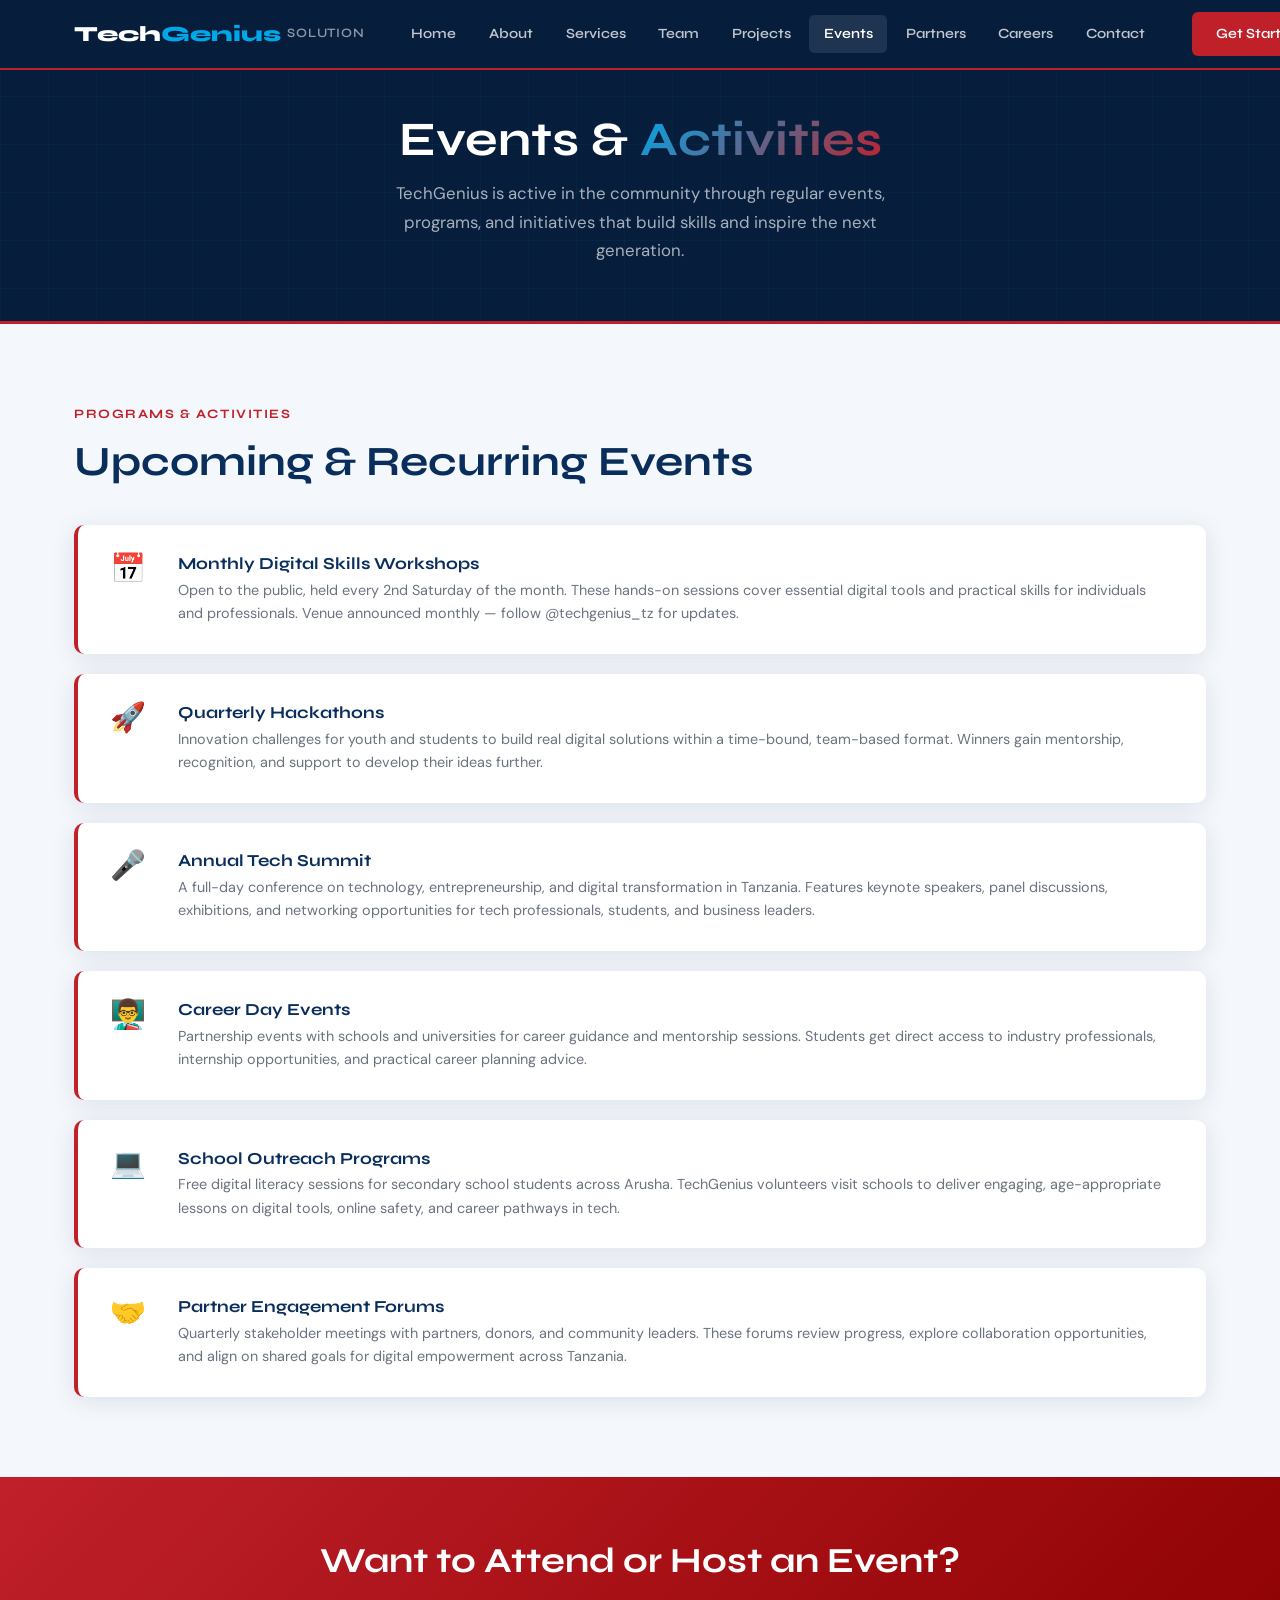
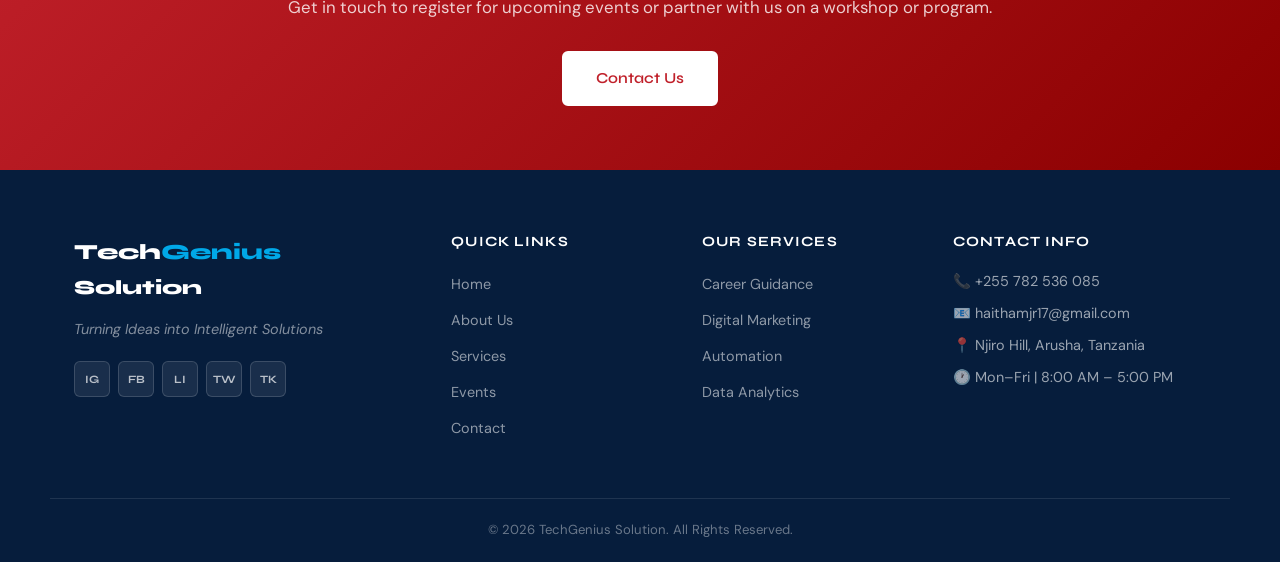
<file: events.html>
<!DOCTYPE html>
<html lang="en">
<head>
  <meta charset="UTF-8"/><meta name="viewport" content="width=device-width, initial-scale=1.0"/>
  <title>Events — TechGenius Solution</title>
  <link rel="preconnect" href="https://fonts.googleapis.com">
  <link href="https://fonts.googleapis.com/css2?family=Syne:wght@400;600;700;800&family=DM+Sans:ital,wght@0,300;0,400;0,500;0,600;1,400&display=swap" rel="stylesheet">
  <link rel="stylesheet" href="assets/css/style.css">
</head>
<body>
  <header class="site-header" id="header">
    <div class="container header-inner">
      <a href="index.html" class="logo"><span class="logo-tech">Tech</span><span class="logo-genius">Genius</span><span class="logo-sub">Solution</span></a>
      <nav class="main-nav" id="mainNav">
        <a href="index.html">Home</a><a href="about.html">About</a><a href="services.html">Services</a><a href="team.html">Team</a><a href="projects.html">Projects</a><a href="events.html" class="active">Events</a><a href="partners.html">Partners</a><a href="careers.html">Careers</a><a href="contact.html">Contact</a>
      </nav>
      <a href="contact.html" class="btn-cta">Get Started</a>
      <button class="hamburger" id="hamburger"><span></span><span></span><span></span></button>
    </div>
  </header>

  <section class="page-hero">
    <div class="container">
      <h1>Events & <span class="gradient-text">Activities</span></h1>
      <p>TechGenius is active in the community through regular events, programs, and initiatives that build skills and inspire the next generation.</p>
    </div>
  </section>

  <section class="events-section">
    <div class="container">
      <div class="section-label">Programs & Activities</div>
      <h2 class="section-title" style="margin-bottom:2.5rem;">Upcoming & Recurring Events</h2>
      <div class="events-list">
        <div class="event-card">
          <div class="event-emoji">📅</div>
          <div>
            <h3>Monthly Digital Skills Workshops</h3>
            <p>Open to the public, held every 2nd Saturday of the month. These hands-on sessions cover essential digital tools and practical skills for individuals and professionals. Venue announced monthly — follow @techgenius_tz for updates.</p>
          </div>
        </div>
        <div class="event-card">
          <div class="event-emoji">🚀</div>
          <div>
            <h3>Quarterly Hackathons</h3>
            <p>Innovation challenges for youth and students to build real digital solutions within a time-bound, team-based format. Winners gain mentorship, recognition, and support to develop their ideas further.</p>
          </div>
        </div>
        <div class="event-card">
          <div class="event-emoji">🎤</div>
          <div>
            <h3>Annual Tech Summit</h3>
            <p>A full-day conference on technology, entrepreneurship, and digital transformation in Tanzania. Features keynote speakers, panel discussions, exhibitions, and networking opportunities for tech professionals, students, and business leaders.</p>
          </div>
        </div>
        <div class="event-card">
          <div class="event-emoji">👨‍🏫</div>
          <div>
            <h3>Career Day Events</h3>
            <p>Partnership events with schools and universities for career guidance and mentorship sessions. Students get direct access to industry professionals, internship opportunities, and practical career planning advice.</p>
          </div>
        </div>
        <div class="event-card">
          <div class="event-emoji">💻</div>
          <div>
            <h3>School Outreach Programs</h3>
            <p>Free digital literacy sessions for secondary school students across Arusha. TechGenius volunteers visit schools to deliver engaging, age-appropriate lessons on digital tools, online safety, and career pathways in tech.</p>
          </div>
        </div>
        <div class="event-card">
          <div class="event-emoji">🤝</div>
          <div>
            <h3>Partner Engagement Forums</h3>
            <p>Quarterly stakeholder meetings with partners, donors, and community leaders. These forums review progress, explore collaboration opportunities, and align on shared goals for digital empowerment across Tanzania.</p>
          </div>
        </div>
      </div>
    </div>
  </section>

  <section class="cta-banner">
    <div class="container cta-inner">
      <h2>Want to Attend or Host an Event?</h2>
      <p>Get in touch to register for upcoming events or partner with us on a workshop or program.</p>
      <a href="contact.html" class="btn-primary">Contact Us</a>
    </div>
  </section>

  <footer class="site-footer">
    <div class="container footer-grid">
      <div class="footer-col"><div class="footer-logo"><span class="logo-tech">Tech</span><span class="logo-genius">Genius</span> Solution</div><p class="footer-tagline">Turning Ideas into Intelligent Solutions</p><div class="social-links"><a href="#">IG</a><a href="#">FB</a><a href="#">LI</a><a href="#">TW</a><a href="#">TK</a></div></div>
      <div class="footer-col"><h4>Quick Links</h4><ul><li><a href="index.html">Home</a></li><li><a href="about.html">About Us</a></li><li><a href="services.html">Services</a></li><li><a href="events.html">Events</a></li><li><a href="contact.html">Contact</a></li></ul></div>
      <div class="footer-col"><h4>Our Services</h4><ul><li><a href="services.html">Career Guidance</a></li><li><a href="services.html">Digital Marketing</a></li><li><a href="services.html">Automation</a></li><li><a href="services.html">Data Analytics</a></li></ul></div>
      <div class="footer-col"><h4>Contact Info</h4><ul class="contact-list"><li>📞 +255 782 536 085</li><li>📧 haithamjr17@gmail.com</li><li>📍 Njiro Hill, Arusha, Tanzania</li><li>🕐 Mon–Fri | 8:00 AM – 5:00 PM</li></ul></div>
    </div>
    <div class="footer-bottom"><div class="container">© 2026 TechGenius Solution. All Rights Reserved.</div></div>
  </footer>
  <script src="assets/js/main.js"></script>
</body>
</html>
</file>
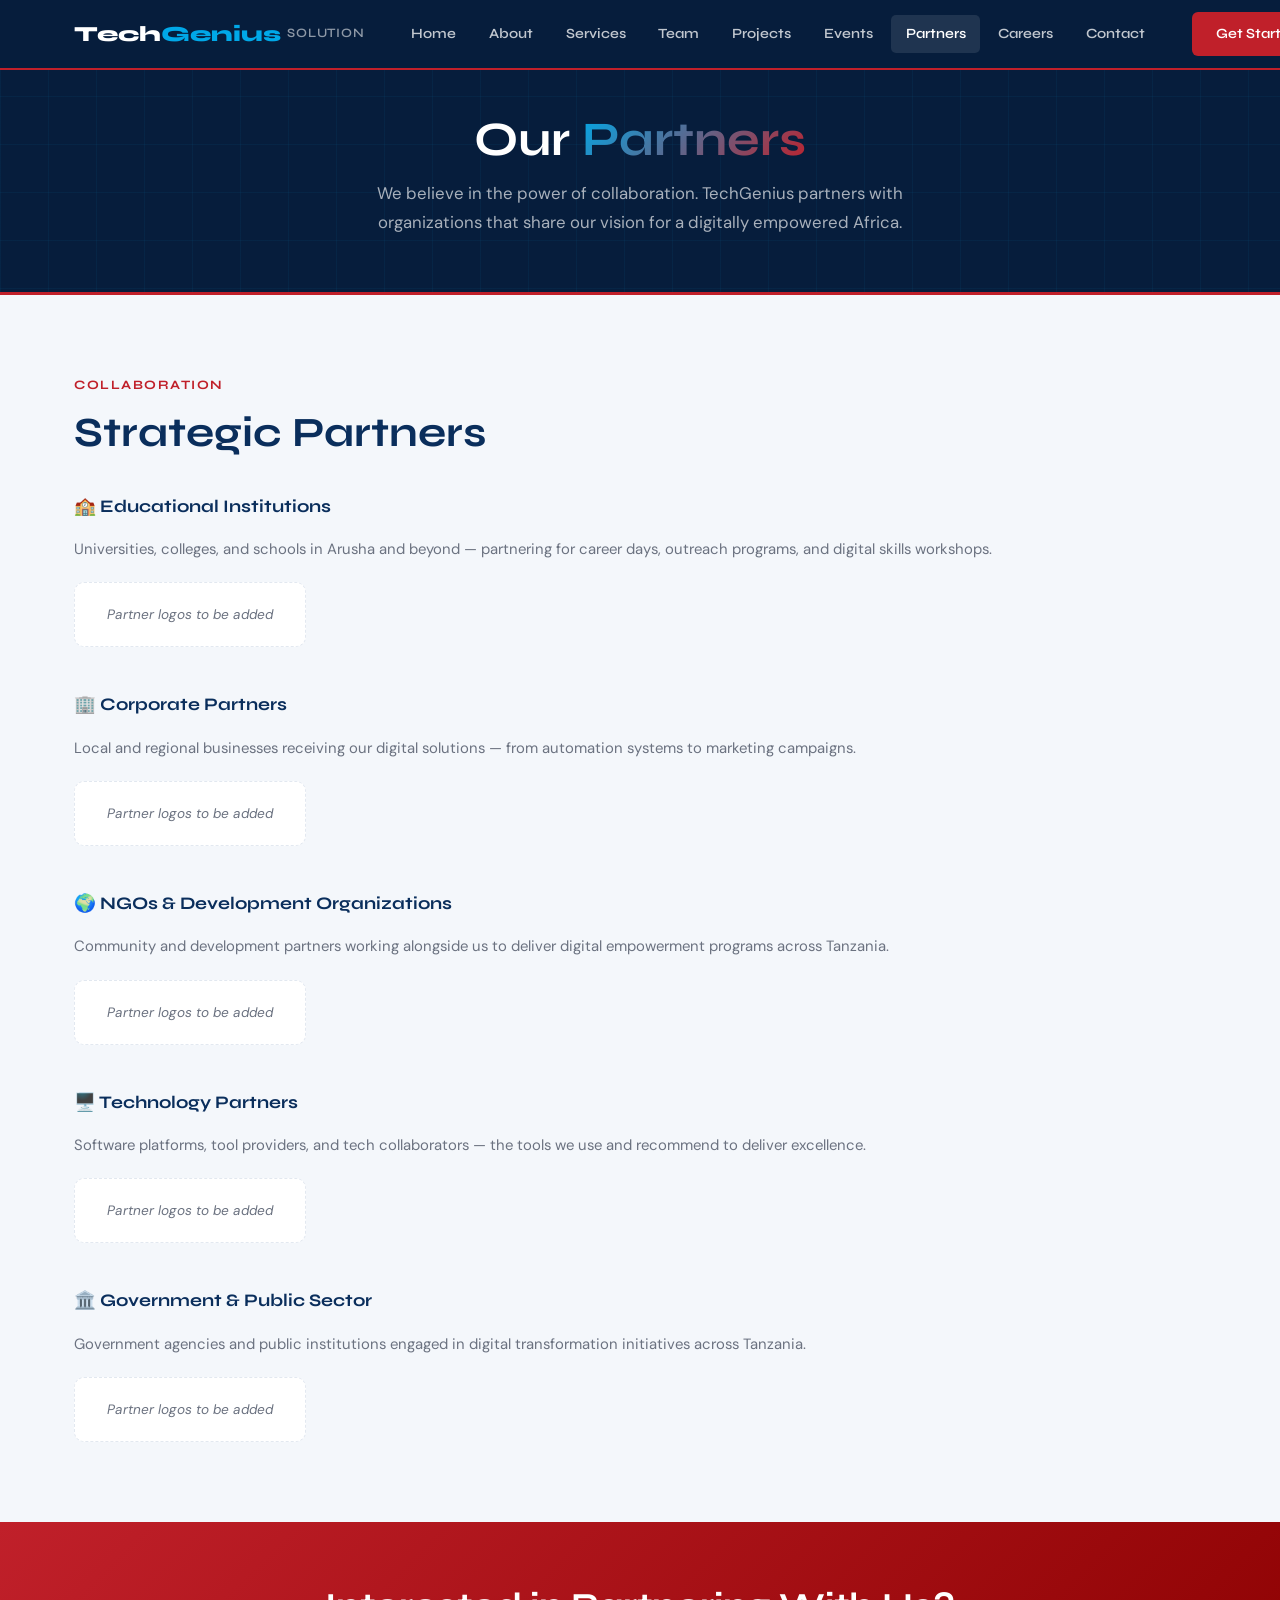
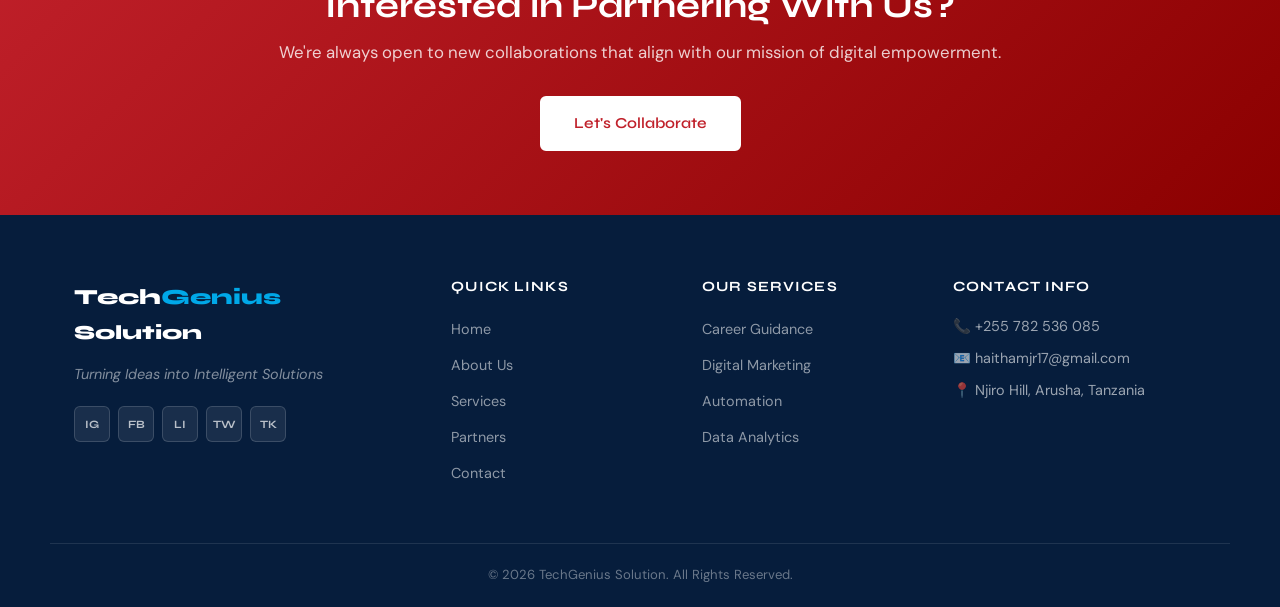
<file: partners.html>
<!DOCTYPE html>
<html lang="en">
<head>
  <meta charset="UTF-8"/><meta name="viewport" content="width=device-width, initial-scale=1.0"/>
  <title>Partners — TechGenius Solution</title>
  <link rel="preconnect" href="https://fonts.googleapis.com">
  <link href="https://fonts.googleapis.com/css2?family=Syne:wght@400;600;700;800&family=DM+Sans:ital,wght@0,300;0,400;0,500;0,600;1,400&display=swap" rel="stylesheet">
  <link rel="stylesheet" href="assets/css/style.css">
</head>
<body>
  <header class="site-header" id="header">
    <div class="container header-inner">
      <a href="index.html" class="logo"><span class="logo-tech">Tech</span><span class="logo-genius">Genius</span><span class="logo-sub">Solution</span></a>
      <nav class="main-nav" id="mainNav">
        <a href="index.html">Home</a><a href="about.html">About</a><a href="services.html">Services</a><a href="team.html">Team</a><a href="projects.html">Projects</a><a href="events.html">Events</a><a href="partners.html" class="active">Partners</a><a href="careers.html">Careers</a><a href="contact.html">Contact</a>
      </nav>
      <a href="contact.html" class="btn-cta">Get Started</a>
      <button class="hamburger" id="hamburger"><span></span><span></span><span></span></button>
    </div>
  </header>

  <section class="page-hero">
    <div class="container">
      <h1>Our <span class="gradient-text">Partners</span></h1>
      <p>We believe in the power of collaboration. TechGenius partners with organizations that share our vision for a digitally empowered Africa.</p>
    </div>
  </section>

  <section class="partners-section">
    <div class="container">
      <div class="section-label">Collaboration</div>
      <h2 class="section-title" style="margin-bottom:2.5rem;">Strategic Partners</h2>
      <div class="partner-cats">
        <div class="partner-cat">
          <h3>🏫 Educational Institutions</h3>
          <p style="color:var(--gray);margin-bottom:1.25rem;font-size:.93rem;">Universities, colleges, and schools in Arusha and beyond — partnering for career days, outreach programs, and digital skills workshops.</p>
          <div class="partner-logos">
            <div class="partner-placeholder">Partner logos to be added</div>
          </div>
        </div>
        <div class="partner-cat">
          <h3>🏢 Corporate Partners</h3>
          <p style="color:var(--gray);margin-bottom:1.25rem;font-size:.93rem;">Local and regional businesses receiving our digital solutions — from automation systems to marketing campaigns.</p>
          <div class="partner-logos">
            <div class="partner-placeholder">Partner logos to be added</div>
          </div>
        </div>
        <div class="partner-cat">
          <h3>🌍 NGOs & Development Organizations</h3>
          <p style="color:var(--gray);margin-bottom:1.25rem;font-size:.93rem;">Community and development partners working alongside us to deliver digital empowerment programs across Tanzania.</p>
          <div class="partner-logos">
            <div class="partner-placeholder">Partner logos to be added</div>
          </div>
        </div>
        <div class="partner-cat">
          <h3>🖥️ Technology Partners</h3>
          <p style="color:var(--gray);margin-bottom:1.25rem;font-size:.93rem;">Software platforms, tool providers, and tech collaborators — the tools we use and recommend to deliver excellence.</p>
          <div class="partner-logos">
            <div class="partner-placeholder">Partner logos to be added</div>
          </div>
        </div>
        <div class="partner-cat">
          <h3>🏛️ Government & Public Sector</h3>
          <p style="color:var(--gray);margin-bottom:1.25rem;font-size:.93rem;">Government agencies and public institutions engaged in digital transformation initiatives across Tanzania.</p>
          <div class="partner-logos">
            <div class="partner-placeholder">Partner logos to be added</div>
          </div>
        </div>
      </div>
    </div>
  </section>

  <section class="cta-banner">
    <div class="container cta-inner">
      <h2>Interested in Partnering With Us?</h2>
      <p>We're always open to new collaborations that align with our mission of digital empowerment.</p>
      <a href="contact.html" class="btn-primary">Let's Collaborate</a>
    </div>
  </section>

  <footer class="site-footer">
    <div class="container footer-grid">
      <div class="footer-col"><div class="footer-logo"><span class="logo-tech">Tech</span><span class="logo-genius">Genius</span> Solution</div><p class="footer-tagline">Turning Ideas into Intelligent Solutions</p><div class="social-links"><a href="#">IG</a><a href="#">FB</a><a href="#">LI</a><a href="#">TW</a><a href="#">TK</a></div></div>
      <div class="footer-col"><h4>Quick Links</h4><ul><li><a href="index.html">Home</a></li><li><a href="about.html">About Us</a></li><li><a href="services.html">Services</a></li><li><a href="partners.html">Partners</a></li><li><a href="contact.html">Contact</a></li></ul></div>
      <div class="footer-col"><h4>Our Services</h4><ul><li><a href="services.html">Career Guidance</a></li><li><a href="services.html">Digital Marketing</a></li><li><a href="services.html">Automation</a></li><li><a href="services.html">Data Analytics</a></li></ul></div>
      <div class="footer-col"><h4>Contact Info</h4><ul class="contact-list"><li>📞 +255 782 536 085</li><li>📧 haithamjr17@gmail.com</li><li>📍 Njiro Hill, Arusha, Tanzania</li></ul></div>
    </div>
    <div class="footer-bottom"><div class="container">© 2026 TechGenius Solution. All Rights Reserved.</div></div>
  </footer>
  <script src="assets/js/main.js"></script>
</body>
</html>
</file>
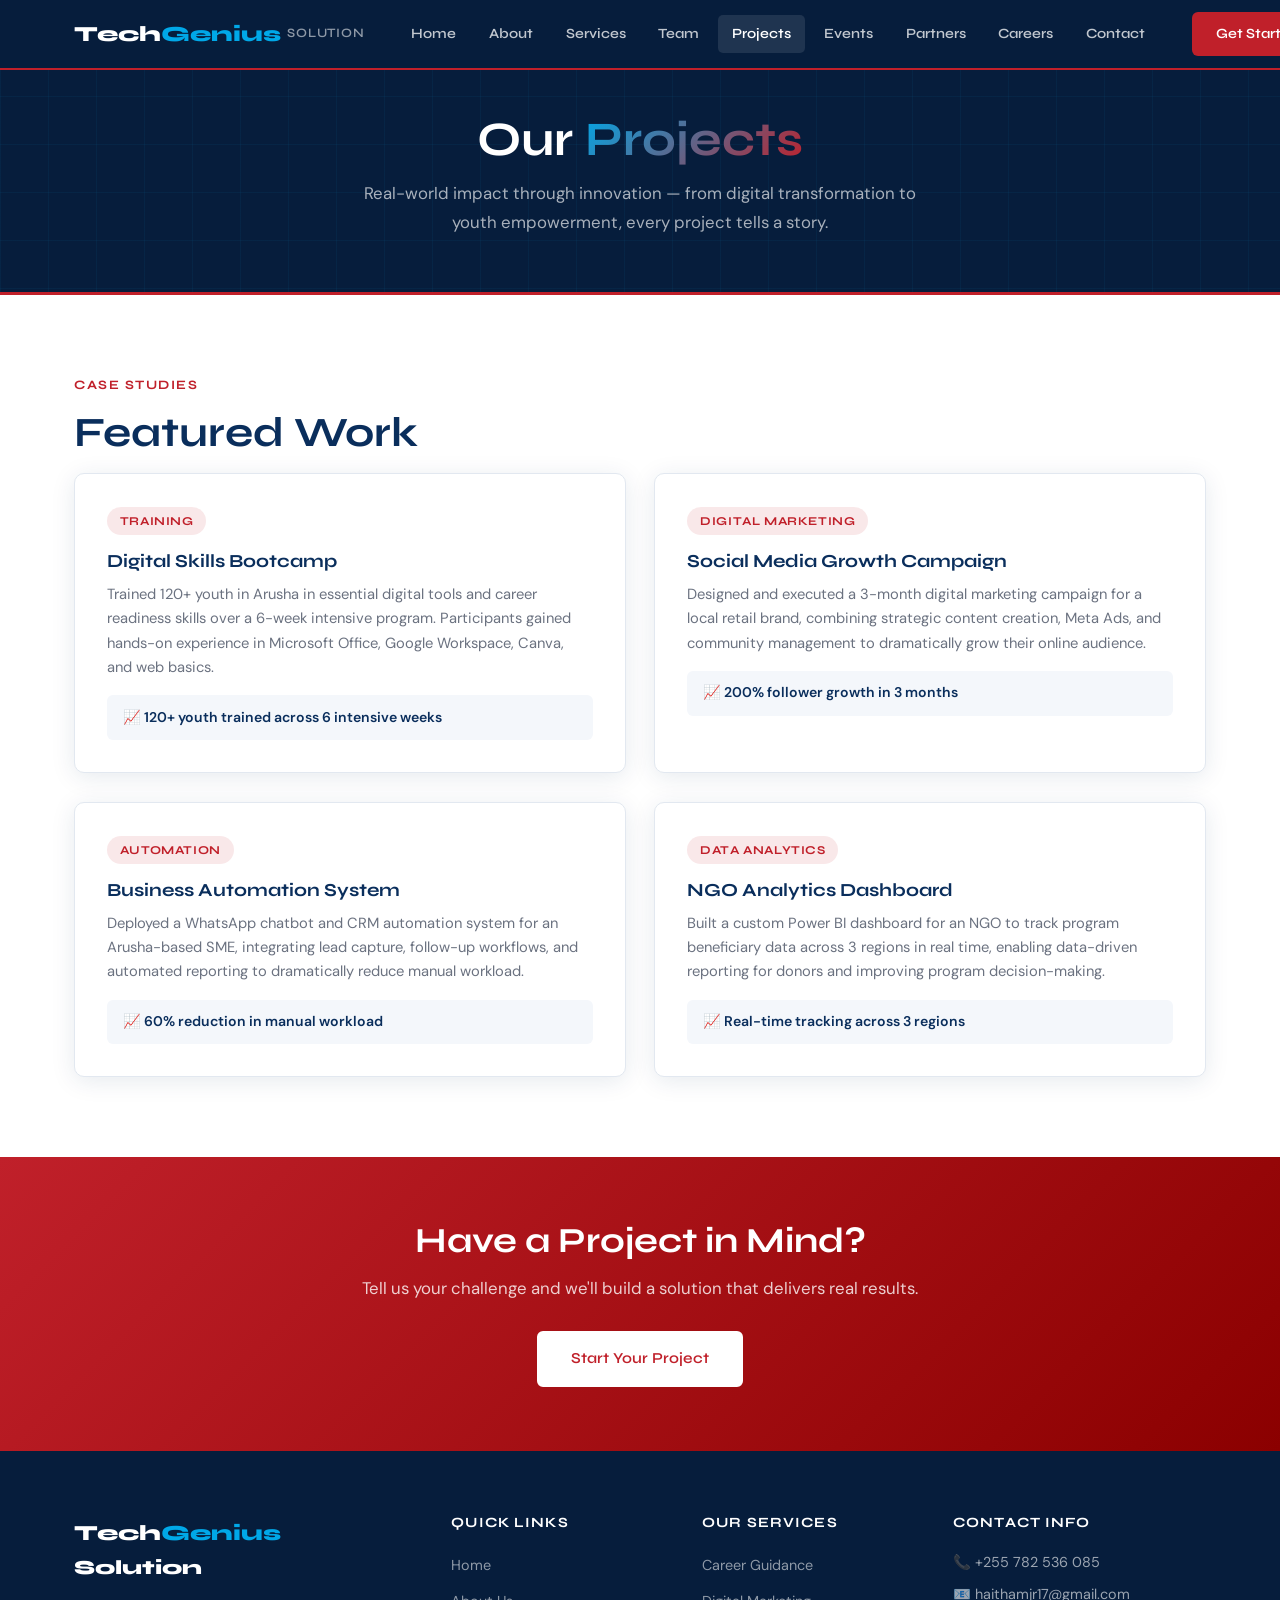
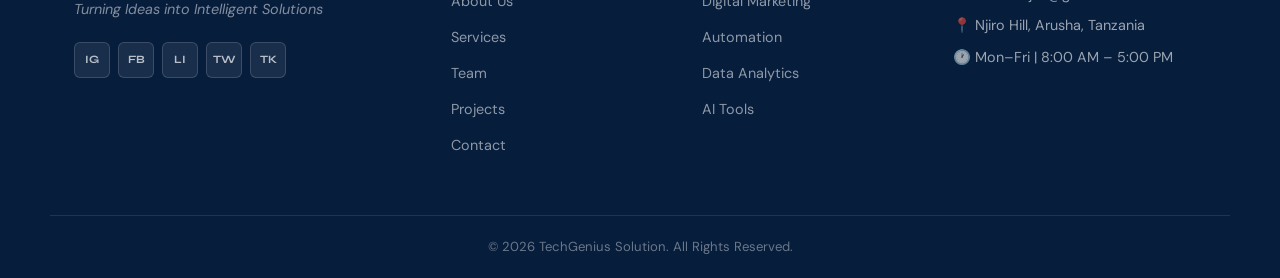
<file: projects.html>
<!DOCTYPE html>
<html lang="en">
<head>
  <meta charset="UTF-8"/><meta name="viewport" content="width=device-width, initial-scale=1.0"/>
  <title>Projects — TechGenius Solution</title>
  <link rel="preconnect" href="https://fonts.googleapis.com">
  <link href="https://fonts.googleapis.com/css2?family=Syne:wght@400;600;700;800&family=DM+Sans:ital,wght@0,300;0,400;0,500;0,600;1,400&display=swap" rel="stylesheet">
  <link rel="stylesheet" href="assets/css/style.css">
</head>
<body>
  <header class="site-header" id="header">
    <div class="container header-inner">
      <a href="index.html" class="logo"><span class="logo-tech">Tech</span><span class="logo-genius">Genius</span><span class="logo-sub">Solution</span></a>
      <nav class="main-nav" id="mainNav">
        <a href="index.html">Home</a><a href="about.html">About</a><a href="services.html">Services</a><a href="team.html">Team</a><a href="projects.html" class="active">Projects</a><a href="events.html">Events</a><a href="partners.html">Partners</a><a href="careers.html">Careers</a><a href="contact.html">Contact</a>
      </nav>
      <a href="contact.html" class="btn-cta">Get Started</a>
      <button class="hamburger" id="hamburger"><span></span><span></span><span></span></button>
    </div>
  </header>

  <section class="page-hero">
    <div class="container">
      <h1>Our <span class="gradient-text">Projects</span></h1>
      <p>Real-world impact through innovation — from digital transformation to youth empowerment, every project tells a story.</p>
    </div>
  </section>

  <section class="projects-section">
    <div class="container">
      <div class="section-label">Case Studies</div>
      <h2 class="section-title">Featured Work</h2>
      <div class="projects-grid">
        <div class="project-card">
          <span class="project-tag">Training</span>
          <h3>Digital Skills Bootcamp</h3>
          <p>Trained 120+ youth in Arusha in essential digital tools and career readiness skills over a 6-week intensive program. Participants gained hands-on experience in Microsoft Office, Google Workspace, Canva, and web basics.</p>
          <div class="project-impact">120+ youth trained across 6 intensive weeks</div>
        </div>
        <div class="project-card">
          <span class="project-tag">Digital Marketing</span>
          <h3>Social Media Growth Campaign</h3>
          <p>Designed and executed a 3-month digital marketing campaign for a local retail brand, combining strategic content creation, Meta Ads, and community management to dramatically grow their online audience.</p>
          <div class="project-impact">200% follower growth in 3 months</div>
        </div>
        <div class="project-card">
          <span class="project-tag">Automation</span>
          <h3>Business Automation System</h3>
          <p>Deployed a WhatsApp chatbot and CRM automation system for an Arusha-based SME, integrating lead capture, follow-up workflows, and automated reporting to dramatically reduce manual workload.</p>
          <div class="project-impact">60% reduction in manual workload</div>
        </div>
        <div class="project-card">
          <span class="project-tag">Data Analytics</span>
          <h3>NGO Analytics Dashboard</h3>
          <p>Built a custom Power BI dashboard for an NGO to track program beneficiary data across 3 regions in real time, enabling data-driven reporting for donors and improving program decision-making.</p>
          <div class="project-impact">Real-time tracking across 3 regions</div>
        </div>
      </div>
    </div>
  </section>

  <section class="cta-banner">
    <div class="container cta-inner">
      <h2>Have a Project in Mind?</h2>
      <p>Tell us your challenge and we'll build a solution that delivers real results.</p>
      <a href="contact.html" class="btn-primary">Start Your Project</a>
    </div>
  </section>

  <footer class="site-footer">
    <div class="container footer-grid">
      <div class="footer-col"><div class="footer-logo"><span class="logo-tech">Tech</span><span class="logo-genius">Genius</span> Solution</div><p class="footer-tagline">Turning Ideas into Intelligent Solutions</p><div class="social-links"><a href="#">IG</a><a href="#">FB</a><a href="#">LI</a><a href="#">TW</a><a href="#">TK</a></div></div>
      <div class="footer-col"><h4>Quick Links</h4><ul><li><a href="index.html">Home</a></li><li><a href="about.html">About Us</a></li><li><a href="services.html">Services</a></li><li><a href="team.html">Team</a></li><li><a href="projects.html">Projects</a></li><li><a href="contact.html">Contact</a></li></ul></div>
      <div class="footer-col"><h4>Our Services</h4><ul><li><a href="services.html">Career Guidance</a></li><li><a href="services.html">Digital Marketing</a></li><li><a href="services.html">Automation</a></li><li><a href="services.html">Data Analytics</a></li><li><a href="services.html">AI Tools</a></li></ul></div>
      <div class="footer-col"><h4>Contact Info</h4><ul class="contact-list"><li>📞 +255 782 536 085</li><li>📧 haithamjr17@gmail.com</li><li>📍 Njiro Hill, Arusha, Tanzania</li><li>🕐 Mon–Fri | 8:00 AM – 5:00 PM</li></ul></div>
    </div>
    <div class="footer-bottom"><div class="container">© 2026 TechGenius Solution. All Rights Reserved.</div></div>
  </footer>
  <script src="assets/js/main.js"></script>
</body>
</html>
</file>
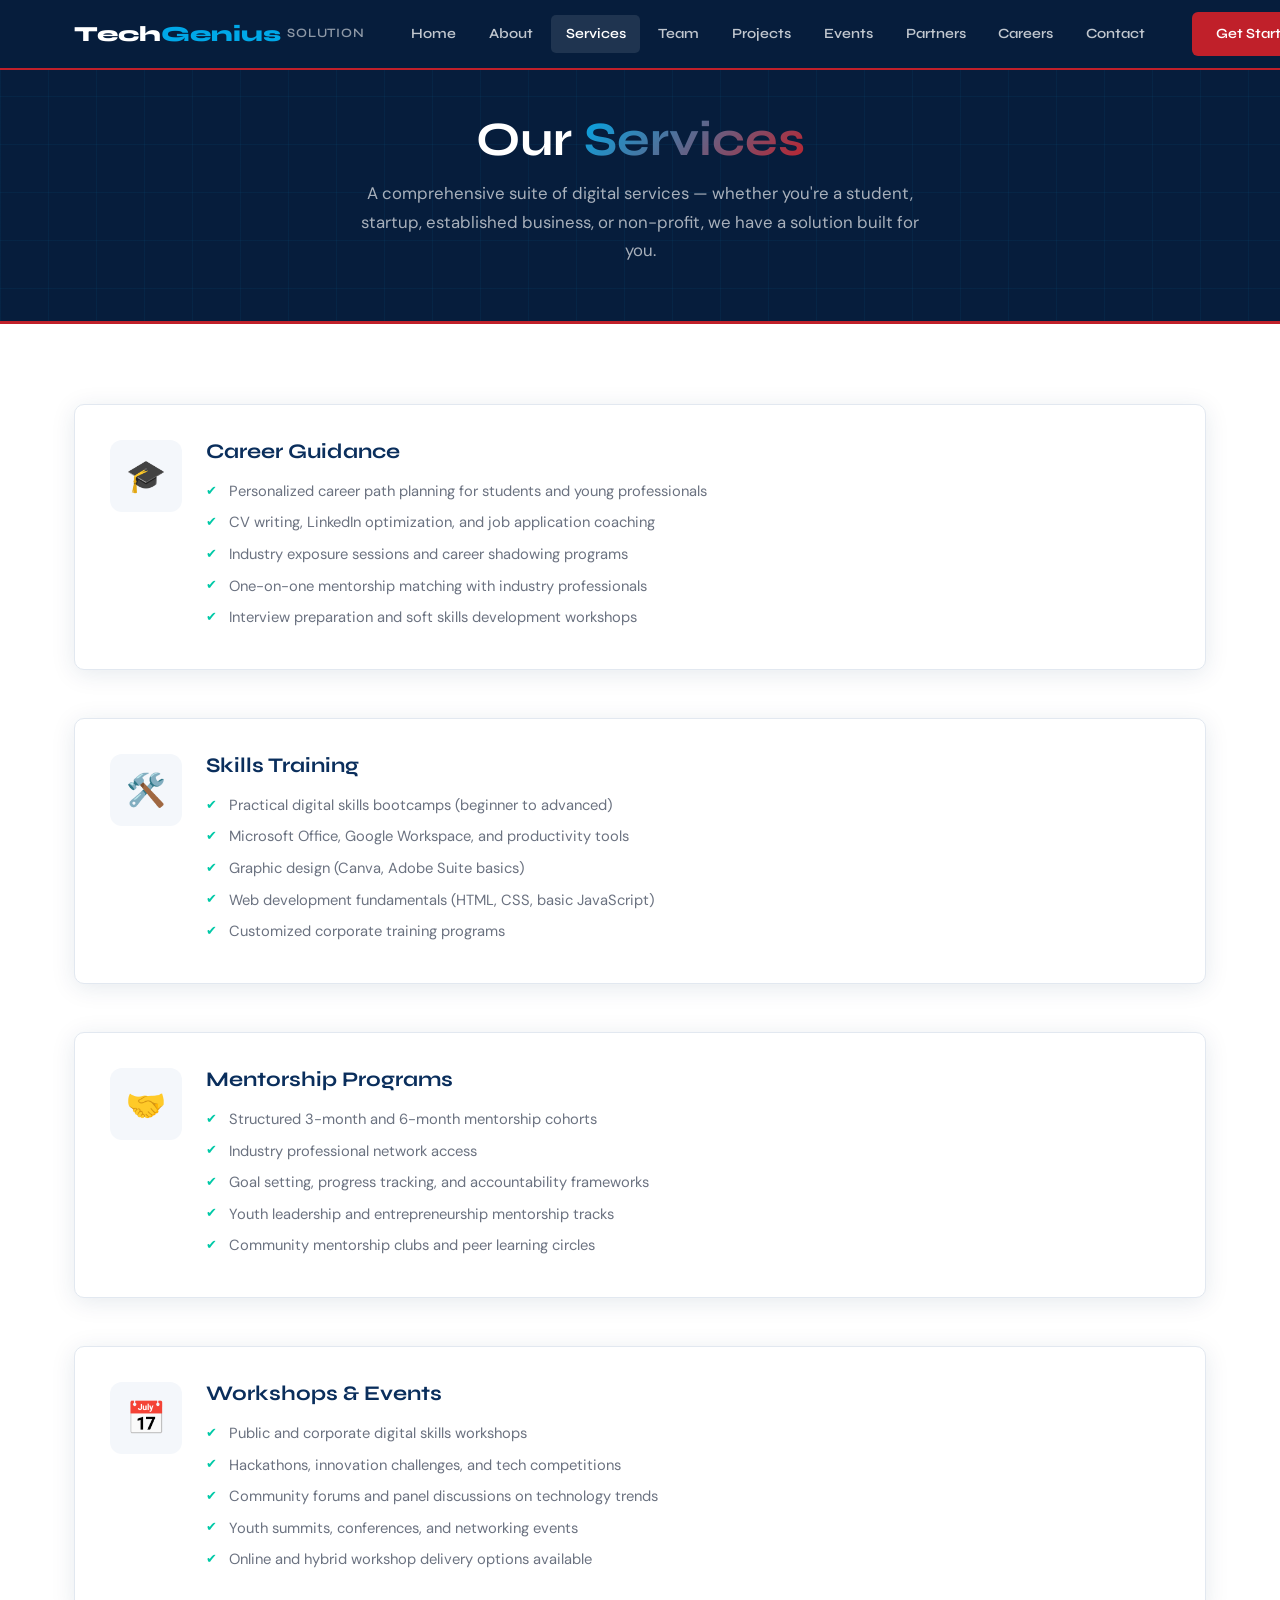
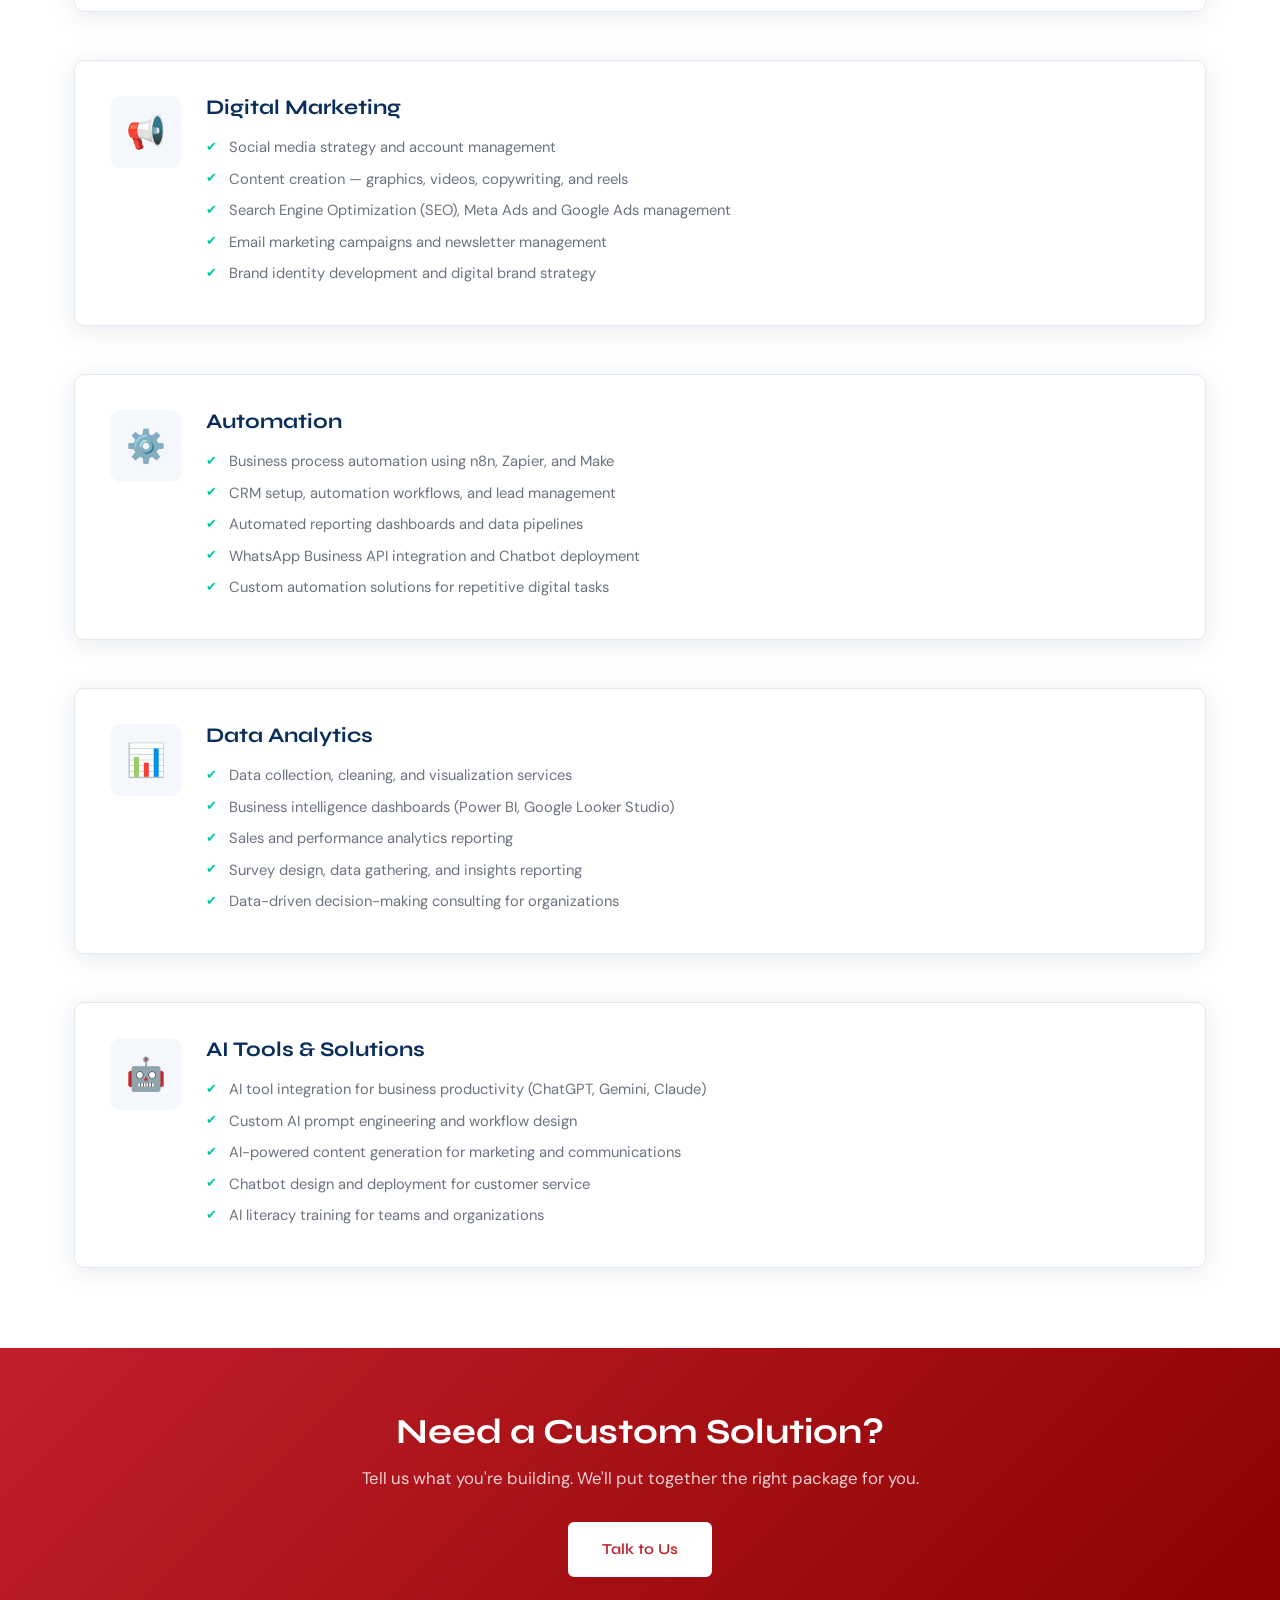
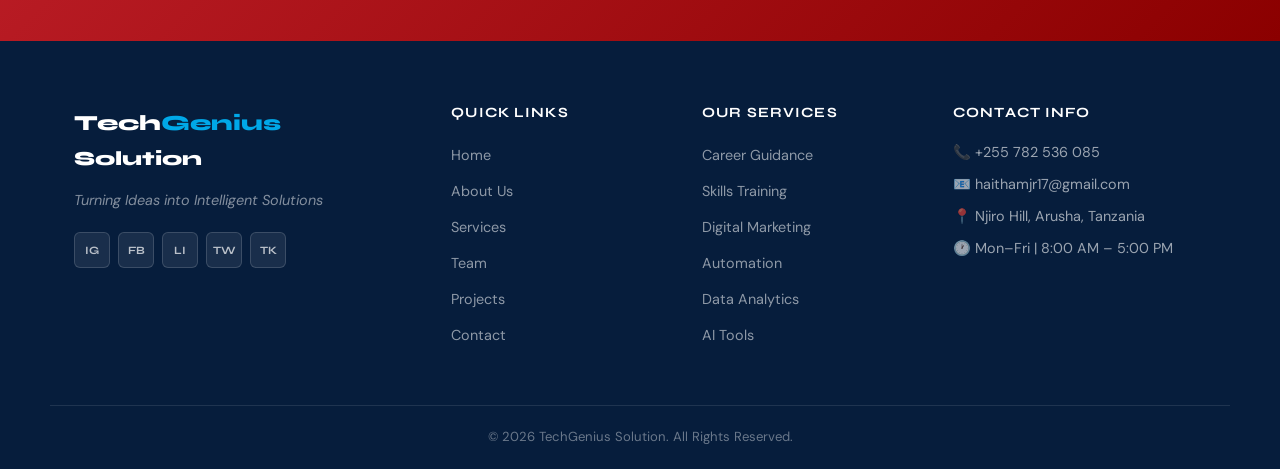
<file: services.html>
<!DOCTYPE html>
<html lang="en">
<head>
  <meta charset="UTF-8"/><meta name="viewport" content="width=device-width, initial-scale=1.0"/>
  <title>Services — TechGenius Solution</title>
  <link rel="preconnect" href="https://fonts.googleapis.com">
  <link href="https://fonts.googleapis.com/css2?family=Syne:wght@400;600;700;800&family=DM+Sans:ital,wght@0,300;0,400;0,500;0,600;1,400&display=swap" rel="stylesheet">
  <link rel="stylesheet" href="assets/css/style.css">
</head>
<body>
  <header class="site-header" id="header">
    <div class="container header-inner">
      <a href="index.html" class="logo"><span class="logo-tech">Tech</span><span class="logo-genius">Genius</span><span class="logo-sub">Solution</span></a>
      <nav class="main-nav" id="mainNav">
        <a href="index.html">Home</a><a href="about.html">About</a><a href="services.html" class="active">Services</a><a href="team.html">Team</a><a href="projects.html">Projects</a><a href="events.html">Events</a><a href="partners.html">Partners</a><a href="careers.html">Careers</a><a href="contact.html">Contact</a>
      </nav>
      <a href="contact.html" class="btn-cta">Get Started</a>
      <button class="hamburger" id="hamburger"><span></span><span></span><span></span></button>
    </div>
  </header>

  <section class="page-hero">
    <div class="container">
      <h1>Our <span class="gradient-text">Services</span></h1>
      <p>A comprehensive suite of digital services — whether you're a student, startup, established business, or non-profit, we have a solution built for you.</p>
    </div>
  </section>

  <section class="services-full">
    <div class="container">
      <div class="services-list">
        <div class="service-row">
          <div class="service-row-icon">🎓</div>
          <div class="service-row-body">
            <h3>Career Guidance</h3>
            <ul>
              <li>Personalized career path planning for students and young professionals</li>
              <li>CV writing, LinkedIn optimization, and job application coaching</li>
              <li>Industry exposure sessions and career shadowing programs</li>
              <li>One-on-one mentorship matching with industry professionals</li>
              <li>Interview preparation and soft skills development workshops</li>
            </ul>
          </div>
        </div>
        <div class="service-row">
          <div class="service-row-icon">🛠️</div>
          <div class="service-row-body">
            <h3>Skills Training</h3>
            <ul>
              <li>Practical digital skills bootcamps (beginner to advanced)</li>
              <li>Microsoft Office, Google Workspace, and productivity tools</li>
              <li>Graphic design (Canva, Adobe Suite basics)</li>
              <li>Web development fundamentals (HTML, CSS, basic JavaScript)</li>
              <li>Customized corporate training programs</li>
            </ul>
          </div>
        </div>
        <div class="service-row">
          <div class="service-row-icon">🤝</div>
          <div class="service-row-body">
            <h3>Mentorship Programs</h3>
            <ul>
              <li>Structured 3-month and 6-month mentorship cohorts</li>
              <li>Industry professional network access</li>
              <li>Goal setting, progress tracking, and accountability frameworks</li>
              <li>Youth leadership and entrepreneurship mentorship tracks</li>
              <li>Community mentorship clubs and peer learning circles</li>
            </ul>
          </div>
        </div>
        <div class="service-row">
          <div class="service-row-icon">📅</div>
          <div class="service-row-body">
            <h3>Workshops & Events</h3>
            <ul>
              <li>Public and corporate digital skills workshops</li>
              <li>Hackathons, innovation challenges, and tech competitions</li>
              <li>Community forums and panel discussions on technology trends</li>
              <li>Youth summits, conferences, and networking events</li>
              <li>Online and hybrid workshop delivery options available</li>
            </ul>
          </div>
        </div>
        <div class="service-row">
          <div class="service-row-icon">📢</div>
          <div class="service-row-body">
            <h3>Digital Marketing</h3>
            <ul>
              <li>Social media strategy and account management</li>
              <li>Content creation — graphics, videos, copywriting, and reels</li>
              <li>Search Engine Optimization (SEO), Meta Ads and Google Ads management</li>
              <li>Email marketing campaigns and newsletter management</li>
              <li>Brand identity development and digital brand strategy</li>
            </ul>
          </div>
        </div>
        <div class="service-row">
          <div class="service-row-icon">⚙️</div>
          <div class="service-row-body">
            <h3>Automation</h3>
            <ul>
              <li>Business process automation using n8n, Zapier, and Make</li>
              <li>CRM setup, automation workflows, and lead management</li>
              <li>Automated reporting dashboards and data pipelines</li>
              <li>WhatsApp Business API integration and Chatbot deployment</li>
              <li>Custom automation solutions for repetitive digital tasks</li>
            </ul>
          </div>
        </div>
        <div class="service-row">
          <div class="service-row-icon">📊</div>
          <div class="service-row-body">
            <h3>Data Analytics</h3>
            <ul>
              <li>Data collection, cleaning, and visualization services</li>
              <li>Business intelligence dashboards (Power BI, Google Looker Studio)</li>
              <li>Sales and performance analytics reporting</li>
              <li>Survey design, data gathering, and insights reporting</li>
              <li>Data-driven decision-making consulting for organizations</li>
            </ul>
          </div>
        </div>
        <div class="service-row">
          <div class="service-row-icon">🤖</div>
          <div class="service-row-body">
            <h3>AI Tools & Solutions</h3>
            <ul>
              <li>AI tool integration for business productivity (ChatGPT, Gemini, Claude)</li>
              <li>Custom AI prompt engineering and workflow design</li>
              <li>AI-powered content generation for marketing and communications</li>
              <li>Chatbot design and deployment for customer service</li>
              <li>AI literacy training for teams and organizations</li>
            </ul>
          </div>
        </div>
      </div>
    </div>
  </section>

  <section class="cta-banner">
    <div class="container cta-inner">
      <h2>Need a Custom Solution?</h2>
      <p>Tell us what you're building. We'll put together the right package for you.</p>
      <a href="contact.html" class="btn-primary">Talk to Us</a>
    </div>
  </section>

  <footer class="site-footer">
    <div class="container footer-grid">
      <div class="footer-col"><div class="footer-logo"><span class="logo-tech">Tech</span><span class="logo-genius">Genius</span> Solution</div><p class="footer-tagline">Turning Ideas into Intelligent Solutions</p><div class="social-links"><a href="#">IG</a><a href="#">FB</a><a href="#">LI</a><a href="#">TW</a><a href="#">TK</a></div></div>
      <div class="footer-col"><h4>Quick Links</h4><ul><li><a href="index.html">Home</a></li><li><a href="about.html">About Us</a></li><li><a href="services.html">Services</a></li><li><a href="team.html">Team</a></li><li><a href="projects.html">Projects</a></li><li><a href="contact.html">Contact</a></li></ul></div>
      <div class="footer-col"><h4>Our Services</h4><ul><li><a href="services.html">Career Guidance</a></li><li><a href="services.html">Skills Training</a></li><li><a href="services.html">Digital Marketing</a></li><li><a href="services.html">Automation</a></li><li><a href="services.html">Data Analytics</a></li><li><a href="services.html">AI Tools</a></li></ul></div>
      <div class="footer-col"><h4>Contact Info</h4><ul class="contact-list"><li>📞 +255 782 536 085</li><li>📧 haithamjr17@gmail.com</li><li>📍 Njiro Hill, Arusha, Tanzania</li><li>🕐 Mon–Fri | 8:00 AM – 5:00 PM</li></ul></div>
    </div>
    <div class="footer-bottom"><div class="container">© 2026 TechGenius Solution. All Rights Reserved.</div></div>
  </footer>
  <script src="assets/js/main.js"></script>
</body>
</html>
</file>
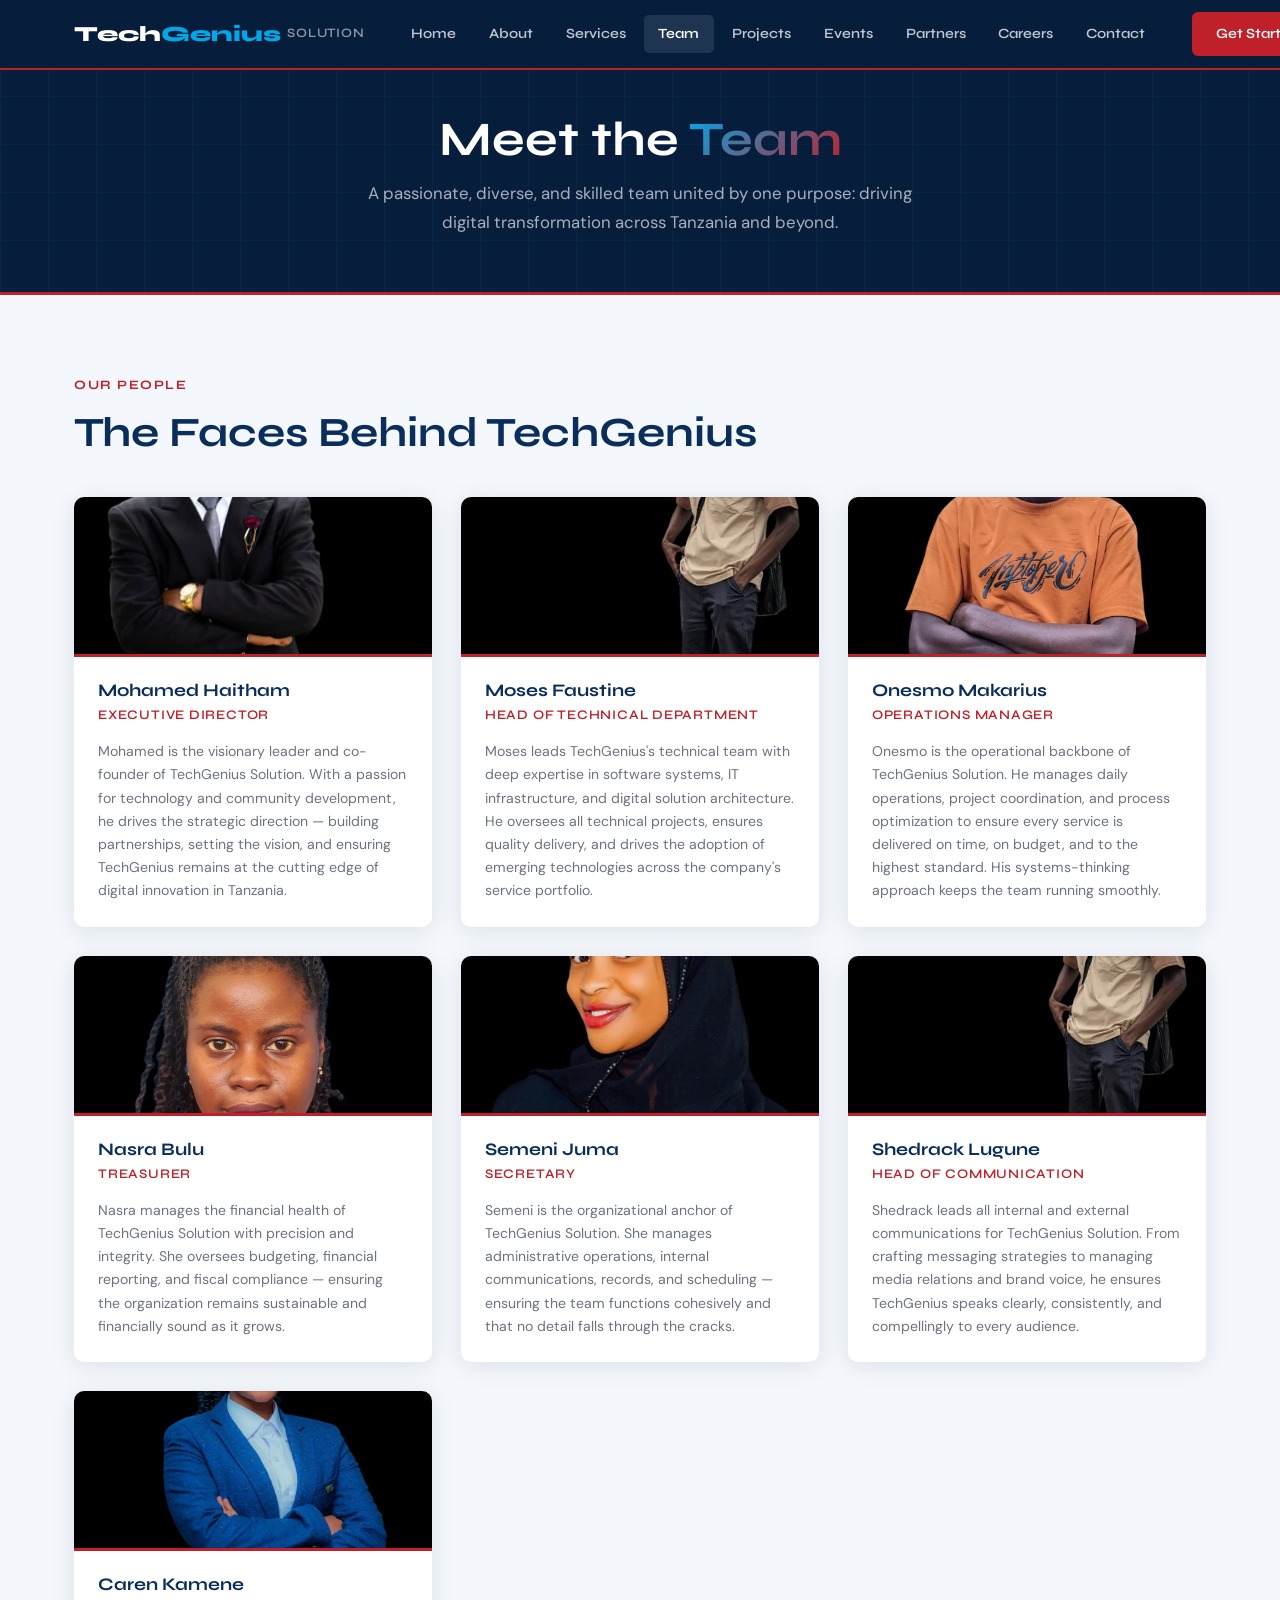
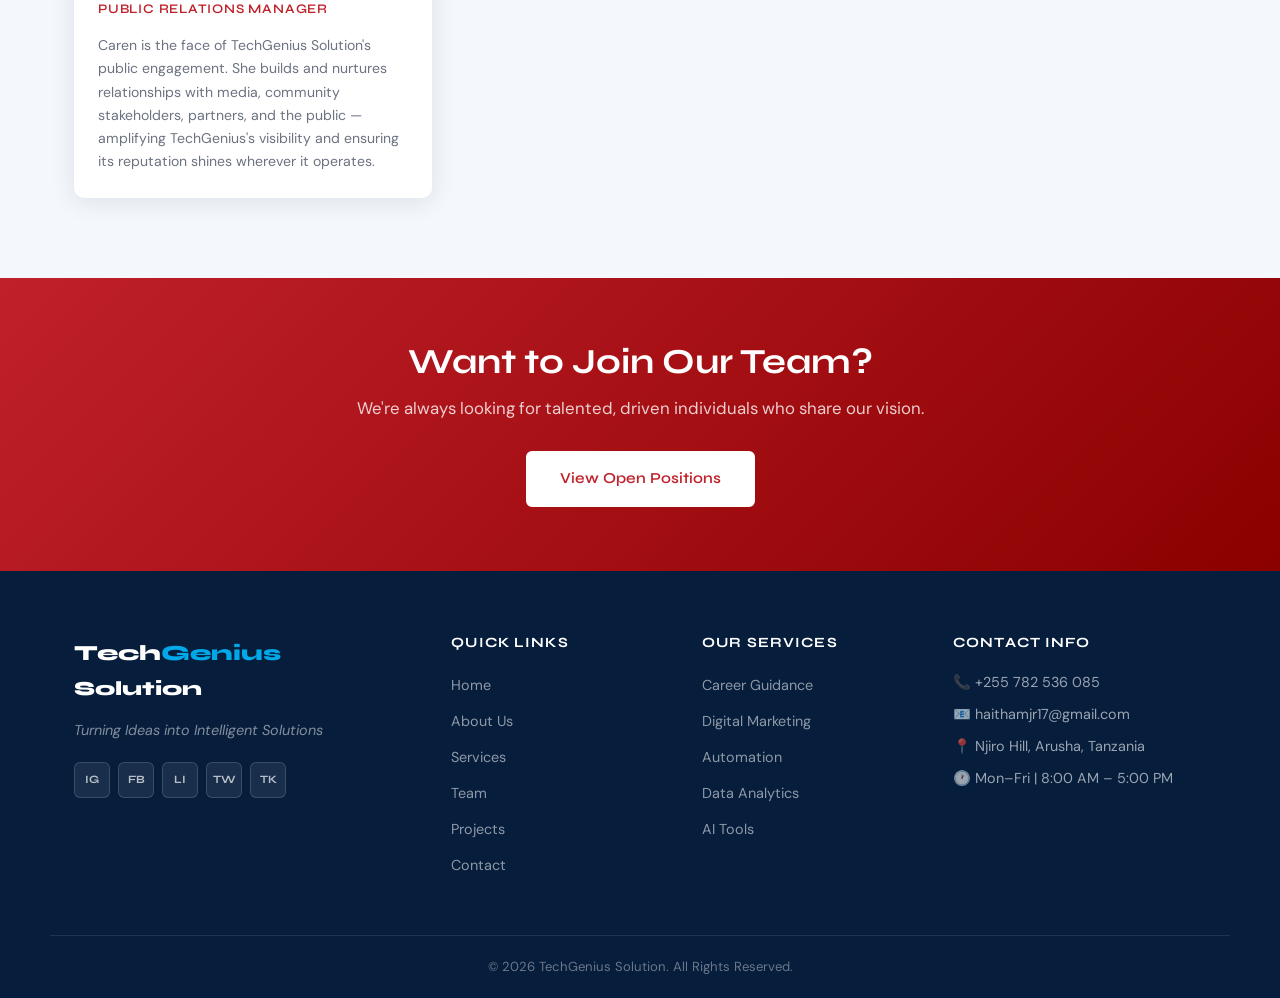
<file: team.html>
<!DOCTYPE html>
<html lang="en">
<head>
  <meta charset="UTF-8"/><meta name="viewport" content="width=device-width, initial-scale=1.0"/>
  <title>Our Team — TechGenius Solution</title>
  <link rel="preconnect" href="https://fonts.googleapis.com">
  <link href="https://fonts.googleapis.com/css2?family=Syne:wght@400;600;700;800&family=DM+Sans:ital,wght@0,300;0,400;0,500;0,600;1,400&display=swap" rel="stylesheet">
  <link rel="stylesheet" href="assets/css/style.css">
</head>
<body>
  <header class="site-header" id="header">
    <div class="container header-inner">
      <a href="index.html" class="logo"><span class="logo-tech">Tech</span><span class="logo-genius">Genius</span><span class="logo-sub">Solution</span></a>
      <nav class="main-nav" id="mainNav">
        <a href="index.html">Home</a><a href="about.html">About</a><a href="services.html">Services</a><a href="team.html" class="active">Team</a><a href="projects.html">Projects</a><a href="events.html">Events</a><a href="partners.html">Partners</a><a href="careers.html">Careers</a><a href="contact.html">Contact</a>
      </nav>
      <a href="contact.html" class="btn-cta">Get Started</a>
      <button class="hamburger" id="hamburger"><span></span><span></span><span></span></button>
    </div>
  </header>

  <section class="page-hero">
    <div class="container">
      <h1>Meet the <span class="gradient-text">Team</span></h1>
      <p>A passionate, diverse, and skilled team united by one purpose: driving digital transformation across Tanzania and beyond.</p>
    </div>
  </section>

  <section class="team-section">
    <div class="container">
      <div class="section-label">Our People</div>
      <h2 class="section-title" style="margin-bottom:2.5rem;">The Faces Behind TechGenius</h2>
      <div class="team-grid">
        <div class="team-card">
          <div class="team-avatar" style="background: url('assets/images/Mohamed.jpeg') center/cover no-repeat;"></div>
          <div class="team-card-body">
            <h3>Mohamed Haitham</h3>
            <div class="team-role">Executive Director</div>
            <p>Mohamed is the visionary leader and co-founder of TechGenius Solution. With a passion for technology and community development, he drives the strategic direction — building partnerships, setting the vision, and ensuring TechGenius remains at the cutting edge of digital innovation in Tanzania.</p>
          </div>
        </div>
        <div class="team-card">
          <div class="team-avatar" style="background: url('assets/images/Shadrack.jpeg') center/cover no-repeat;"></div>
          <div class="team-card-body">
            <h3>Moses Faustine</h3>
            <div class="team-role">Head of Technical Department</div>
            <p>Moses leads TechGenius's technical team with deep expertise in software systems, IT infrastructure, and digital solution architecture. He oversees all technical projects, ensures quality delivery, and drives the adoption of emerging technologies across the company's service portfolio.</p>
          </div>
        </div>
        <div class="team-card">
          <div class="team-avatar" style="background: url('assets/images/Onesmo.jpeg') center/cover no-repeat;"></div>
          <div class="team-card-body">
            <h3>Onesmo Makarius</h3>
            <div class="team-role">Operations Manager</div>
            <p>Onesmo is the operational backbone of TechGenius Solution. He manages daily operations, project coordination, and process optimization to ensure every service is delivered on time, on budget, and to the highest standard. His systems-thinking approach keeps the team running smoothly.</p>
          </div>
        </div>
        <div class="team-card">
          <div class="team-avatar" style="background: url('assets/images/Nasra.jpeg') center/cover no-repeat;"></div>
          <div class="team-card-body">
            <h3>Nasra Bulu</h3>
            <div class="team-role">Treasurer</div>
            <p>Nasra manages the financial health of TechGenius Solution with precision and integrity. She oversees budgeting, financial reporting, and fiscal compliance — ensuring the organization remains sustainable and financially sound as it grows.</p>
          </div>
        </div>
        <div class="team-card">
          <div class="team-avatar" style="background: url('assets/images/Semeni.jpeg') center/cover no-repeat;"></div>
          <div class="team-card-body">
            <h3>Semeni Juma</h3>
            <div class="team-role">Secretary</div>
            <p>Semeni is the organizational anchor of TechGenius Solution. She manages administrative operations, internal communications, records, and scheduling — ensuring the team functions cohesively and that no detail falls through the cracks.</p>
          </div>
        </div>
        <div class="team-card">
          <div class="team-avatar" style="background: url('assets/images/Shadrack.jpeg') center/cover no-repeat;"></div>
          <div class="team-card-body">
            <h3>Shedrack Lugune</h3>
            <div class="team-role">Head of Communication</div>
            <p>Shedrack leads all internal and external communications for TechGenius Solution. From crafting messaging strategies to managing media relations and brand voice, he ensures TechGenius speaks clearly, consistently, and compellingly to every audience.</p>
          </div>
        </div>
        <div class="team-card">
          <div class="team-avatar" style="background: url('assets/images/Caren.jpeg') center/cover no-repeat;"></div>
          <div class="team-card-body">
            <h3>Caren Kamene</h3>
            <div class="team-role">Public Relations Manager</div>
            <p>Caren is the face of TechGenius Solution's public engagement. She builds and nurtures relationships with media, community stakeholders, partners, and the public — amplifying TechGenius's visibility and ensuring its reputation shines wherever it operates.</p>
          </div>
        </div>
      </div>
    </div>
  </section>

  <section class="cta-banner">
    <div class="container cta-inner">
      <h2>Want to Join Our Team?</h2>
      <p>We're always looking for talented, driven individuals who share our vision.</p>
      <a href="careers.html" class="btn-primary">View Open Positions</a>
    </div>
  </section>

  <footer class="site-footer">
    <div class="container footer-grid">
      <div class="footer-col"><div class="footer-logo"><span class="logo-tech">Tech</span><span class="logo-genius">Genius</span> Solution</div><p class="footer-tagline">Turning Ideas into Intelligent Solutions</p><div class="social-links"><a href="#">IG</a><a href="#">FB</a><a href="#">LI</a><a href="#">TW</a><a href="#">TK</a></div></div>
      <div class="footer-col"><h4>Quick Links</h4><ul><li><a href="index.html">Home</a></li><li><a href="about.html">About Us</a></li><li><a href="services.html">Services</a></li><li><a href="team.html">Team</a></li><li><a href="projects.html">Projects</a></li><li><a href="contact.html">Contact</a></li></ul></div>
      <div class="footer-col"><h4>Our Services</h4><ul><li><a href="services.html">Career Guidance</a></li><li><a href="services.html">Digital Marketing</a></li><li><a href="services.html">Automation</a></li><li><a href="services.html">Data Analytics</a></li><li><a href="services.html">AI Tools</a></li></ul></div>
      <div class="footer-col"><h4>Contact Info</h4><ul class="contact-list"><li>📞 +255 782 536 085</li><li>📧 haithamjr17@gmail.com</li><li>📍 Njiro Hill, Arusha, Tanzania</li><li>🕐 Mon–Fri | 8:00 AM – 5:00 PM</li></ul></div>
    </div>
    <div class="footer-bottom"><div class="container">© 2026 TechGenius Solution. All Rights Reserved.</div></div>
  </footer>
  <script src="assets/js/main.js"></script>
</body>
</html>
</file>
<file: assets/css/style.css>
/* ===========================
   TECHGENIUS SOLUTION — CSS
   Blue & Red Professional Theme
   =========================== */

@import url('https://fonts.googleapis.com/css2?family=Syne:wght@400;600;700;800&family=DM+Sans:ital,wght@0,300;0,400;0,500;0,600;1,400&display=swap');

:root {
  --navy:    #0A2E5C;
  --navy-d:  #061D3C;
  --red:     #C0202A;
  --red-l:   #E02D38;
  --cyan:    #00A8E8;
  --teal:    #00C9A7;
  --light:   #F4F7FB;
  --white:   #FFFFFF;
  --gray:    #6B7280;
  --border:  #E2E8F0;
  --font-h:  'Syne', sans-serif;
  --font-b:  'DM Sans', sans-serif;
  --radius:  10px;
  --shadow:  0 4px 24px rgba(10,46,92,.10);
  --shadow-h:0 8px 40px rgba(10,46,92,.18);
}

*, *::before, *::after { box-sizing: border-box; margin: 0; padding: 0; }

html { scroll-behavior: smooth; }

body {
  font-family: var(--font-b);
  font-size: 16px;
  color: #1a2540;
  background: var(--white);
  line-height: 1.7;
}

a { text-decoration: none; color: inherit; }
ul { list-style: none; }
img { max-width: 100%; display: block; }

.container {
  max-width: 1180px;
  margin: 0 auto;
  padding: 0 24px;
}

/* ---- TYPOGRAPHY ---- */
h1,h2,h3,h4 { font-family: var(--font-h); font-weight: 700; line-height: 1.15; }

.gradient-text {
  background: linear-gradient(135deg, var(--cyan) 0%, var(--red) 100%);
  -webkit-background-clip: text;
  -webkit-text-fill-color: transparent;
  background-clip: text;
}

/* ---- BUTTONS ---- */
.btn-primary {
  display: inline-block;
  background: var(--red);
  color: var(--white);
  font-family: var(--font-h);
  font-weight: 600;
  font-size: .95rem;
  padding: .8rem 2rem;
  border-radius: 6px;
  transition: background .2s, transform .15s, box-shadow .2s;
  border: 2px solid var(--red);
}
.btn-primary:hover {
  background: var(--red-l);
  transform: translateY(-2px);
  box-shadow: 0 6px 20px rgba(192,32,42,.35);
}

.btn-outline {
  display: inline-block;
  background: transparent;
  color: var(--white);
  font-family: var(--font-h);
  font-weight: 600;
  font-size: .95rem;
  padding: .8rem 2rem;
  border-radius: 6px;
  border: 2px solid rgba(255,255,255,.55);
  transition: background .2s, border-color .2s;
}
.btn-outline:hover {
  background: rgba(255,255,255,.12);
  border-color: var(--white);
}

.btn-cta {
  display: inline-block;
  background: var(--red);
  color: var(--white);
  font-family: var(--font-h);
  font-weight: 600;
  font-size: .88rem;
  padding: .6rem 1.5rem;
  border-radius: 6px;
  transition: background .2s;
  white-space: nowrap;
}
.btn-cta:hover { background: var(--red-l); }

/* ---- HEADER ---- */
.site-header {
  position: fixed;
  top: 0; left: 0; right: 0;
  z-index: 1000;
  background: var(--navy-d);
  border-bottom: 2px solid var(--red);
  transition: box-shadow .3s;
}
.site-header.scrolled { box-shadow: 0 2px 24px rgba(0,0,0,.35); }

.header-inner {
  display: flex;
  align-items: center;
  gap: 2rem;
  height: 68px;
}

.logo {
  display: flex;
  align-items: baseline;
  gap: 0;
  flex-shrink: 0;
}
.logo-tech { font-family: var(--font-h); font-weight: 800; font-size: 1.35rem; color: var(--white); }
.logo-genius { font-family: var(--font-h); font-weight: 800; font-size: 1.35rem; color: var(--cyan); }
.logo-sub { font-family: var(--font-h); font-size: .8rem; color: rgba(255,255,255,.55); margin-left: .4rem; font-weight: 600; letter-spacing: .06em; text-transform: uppercase; align-self: center; }

.main-nav {
  display: flex;
  align-items: center;
  gap: .25rem;
  margin-left: auto;
}
.main-nav a {
  color: rgba(255,255,255,.75);
  font-family: var(--font-h);
  font-weight: 600;
  font-size: .88rem;
  padding: .45rem .9rem;
  border-radius: 5px;
  transition: color .2s, background .2s;
}
.main-nav a:hover,
.main-nav a.active {
  color: var(--white);
  background: rgba(255,255,255,.1);
}

.hamburger {
  display: none;
  flex-direction: column;
  gap: 5px;
  background: none;
  border: none;
  cursor: pointer;
  padding: .4rem;
  margin-left: auto;
}
.hamburger span {
  display: block;
  width: 24px; height: 2px;
  background: var(--white);
  border-radius: 2px;
  transition: .3s;
}

/* ---- HERO ---- */
.hero {
  min-height: 100vh;
  background: var(--navy-d);
  display: flex;
  align-items: center;
  padding: 6rem 0 4rem;
  position: relative;
  overflow: hidden;
}

.hero-bg-grid {
  position: absolute;
  inset: 0;
  background-image:
    linear-gradient(rgba(0,168,232,.07) 1px, transparent 1px),
    linear-gradient(90deg, rgba(0,168,232,.07) 1px, transparent 1px);
  background-size: 48px 48px;
}

.hero-orb {
  position: absolute;
  border-radius: 50%;
  filter: blur(80px);
  pointer-events: none;
}
.hero-orb-1 {
  width: 520px; height: 520px;
  background: radial-gradient(circle, rgba(192,32,42,.22), transparent 70%);
  top: -100px; right: -80px;
}
.hero-orb-2 {
  width: 400px; height: 400px;
  background: radial-gradient(circle, rgba(0,168,232,.18), transparent 70%);
  bottom: -60px; left: -60px;
}

.hero-content {
  position: relative;
  z-index: 1;
  max-width: 780px;
}

.hero-badge {
  display: inline-block;
  background: rgba(0,168,232,.15);
  color: var(--cyan);
  border: 1px solid rgba(0,168,232,.3);
  font-family: var(--font-h);
  font-size: .82rem;
  font-weight: 600;
  padding: .35rem 1rem;
  border-radius: 100px;
  margin-bottom: 1.5rem;
  letter-spacing: .04em;
}

.hero-title {
  font-size: clamp(2.4rem, 5vw, 3.8rem);
  color: var(--white);
  margin-bottom: 1.25rem;
  line-height: 1.12;
}

.hero-sub {
  color: rgba(255,255,255,.72);
  font-size: 1.1rem;
  max-width: 620px;
  margin-bottom: 2.2rem;
  line-height: 1.75;
}

.hero-btns {
  display: flex;
  gap: 1rem;
  flex-wrap: wrap;
  margin-bottom: 2.5rem;
}

.hero-tags {
  display: flex;
  flex-wrap: wrap;
  gap: .6rem;
}
.hero-tags span {
  background: rgba(255,255,255,.07);
  color: rgba(255,255,255,.65);
  border: 1px solid rgba(255,255,255,.15);
  font-size: .8rem;
  font-family: var(--font-h);
  font-weight: 600;
  padding: .3rem .85rem;
  border-radius: 100px;
  letter-spacing: .03em;
}

/* ---- STATS BAR ---- */
.stats-bar {
  background: var(--red);
  padding: 2.5rem 0;
}
.stats-grid {
  display: grid;
  grid-template-columns: repeat(4,1fr);
  gap: 1rem;
  text-align: center;
}
.stat-num {
  font-family: var(--font-h);
  font-weight: 800;
  font-size: 2.4rem;
  color: var(--white);
  line-height: 1;
}
.stat-label {
  color: rgba(255,255,255,.8);
  font-size: .88rem;
  font-weight: 500;
  margin-top: .35rem;
  text-transform: uppercase;
  letter-spacing: .06em;
}

/* ---- SECTIONS ---- */
.section { padding: 5rem 0; }

.section-label {
  font-family: var(--font-h);
  font-size: .8rem;
  font-weight: 700;
  letter-spacing: .12em;
  text-transform: uppercase;
  color: var(--red);
  margin-bottom: .75rem;
}
.section-title {
  font-size: clamp(1.8rem, 3.5vw, 2.6rem);
  color: var(--navy);
  margin-bottom: 1rem;
}
.section-sub {
  color: var(--gray);
  max-width: 580px;
  font-size: 1.05rem;
  margin-bottom: 3rem;
}

/* ---- SERVICES GRID ---- */
.services-preview { background: var(--light); }

.services-grid {
  display: grid;
  grid-template-columns: repeat(2, 1fr);
  gap: 1.5rem;
}
.service-card {
  background: var(--white);
  border: 1.5px solid var(--border);
  border-radius: var(--radius);
  padding: 2rem;
  transition: box-shadow .25s, border-color .25s, transform .2s;
  display: block;
}
.service-card:hover {
  box-shadow: var(--shadow-h);
  border-color: var(--navy);
  transform: translateY(-3px);
}
.service-icon {
  font-size: 2.2rem;
  margin-bottom: 1rem;
}
.service-card h3 {
  font-size: 1.15rem;
  color: var(--navy);
  margin-bottom: .5rem;
}
.service-card p {
  color: var(--gray);
  font-size: .93rem;
  line-height: 1.6;
  margin-bottom: 1rem;
}
.learn-more {
  color: var(--red);
  font-family: var(--font-h);
  font-weight: 600;
  font-size: .88rem;
  transition: letter-spacing .2s;
}
.service-card:hover .learn-more { letter-spacing: .03em; }

/* ---- WHY SECTION ---- */
.why-section { background: var(--navy); }
.why-section .section-label { color: var(--cyan); }
.why-section .section-title { color: var(--white); }

.why-grid {
  display: grid;
  grid-template-columns: repeat(3,1fr);
  gap: 1.5rem;
}
.why-card {
  background: rgba(255,255,255,.05);
  border: 1px solid rgba(255,255,255,.1);
  border-radius: var(--radius);
  padding: 2.2rem;
  transition: background .2s, border-color .2s;
}
.why-card:hover {
  background: rgba(255,255,255,.09);
  border-color: rgba(0,168,232,.4);
}
.why-icon { font-size: 2.4rem; margin-bottom: 1rem; }
.why-card h3 {
  font-size: 1.15rem;
  color: var(--white);
  margin-bottom: .6rem;
}
.why-card p {
  color: rgba(255,255,255,.65);
  font-size: .93rem;
  line-height: 1.65;
}

/* ---- CTA BANNER ---- */
.cta-banner {
  background: linear-gradient(135deg, var(--red) 0%, #8B0000 100%);
  padding: 4rem 0;
}
.cta-inner { text-align: center; }
.cta-inner h2 {
  font-size: clamp(1.6rem,3vw,2.2rem);
  color: var(--white);
  margin-bottom: .75rem;
}
.cta-inner p {
  color: rgba(255,255,255,.8);
  margin-bottom: 1.8rem;
  font-size: 1.05rem;
}
.cta-inner .btn-primary {
  background: var(--white);
  color: var(--red);
  border-color: var(--white);
}
.cta-inner .btn-primary:hover { background: var(--light); }

/* ---- FOOTER ---- */
.site-footer {
  background: var(--navy-d);
  padding-top: 4rem;
}
.footer-grid {
  display: grid;
  grid-template-columns: 1.6fr 1fr 1fr 1.2fr;
  gap: 2.5rem;
  padding-bottom: 3rem;
  border-bottom: 1px solid rgba(255,255,255,.1);
}
.footer-logo {
  font-family: var(--font-h);
  font-weight: 800;
  font-size: 1.25rem;
  color: var(--white);
  margin-bottom: .75rem;
}
.footer-logo .logo-genius { color: var(--cyan); }
.footer-tagline {
  color: rgba(255,255,255,.5);
  font-size: .9rem;
  margin-bottom: 1.25rem;
  font-style: italic;
}
.social-links { display: flex; gap: .5rem; }
.social-links a {
  display: inline-flex;
  align-items: center;
  justify-content: center;
  width: 36px; height: 36px;
  background: rgba(255,255,255,.08);
  border: 1px solid rgba(255,255,255,.15);
  border-radius: 6px;
  color: rgba(255,255,255,.7);
  font-family: var(--font-h);
  font-weight: 700;
  font-size: .7rem;
  transition: background .2s, color .2s;
}
.social-links a:hover { background: var(--red); color: var(--white); border-color: var(--red); }

.footer-col h4 {
  font-family: var(--font-h);
  font-size: .88rem;
  text-transform: uppercase;
  letter-spacing: .08em;
  color: var(--white);
  margin-bottom: 1.25rem;
}
.footer-col ul li {
  margin-bottom: .55rem;
}
.footer-col ul a {
  color: rgba(255,255,255,.55);
  font-size: .9rem;
  transition: color .2s;
}
.footer-col ul a:hover { color: var(--cyan); }
.contact-list li {
  color: rgba(255,255,255,.6);
  font-size: .9rem;
  line-height: 1.6;
}

.footer-bottom {
  text-align: center;
  padding: 1.25rem 0;
  color: rgba(255,255,255,.4);
  font-size: .82rem;
}
.footer-bottom a {
  color: rgba(255,255,255,.5);
  transition: color .2s;
}
.footer-bottom a:hover { color: var(--cyan); }

/* ---- PAGE HEADER ---- */
.page-hero {
  background: var(--navy-d);
  padding: 7rem 0 3.5rem;
  text-align: center;
  position: relative;
  overflow: hidden;
  border-bottom: 3px solid var(--red);
}
.page-hero::before {
  content: '';
  position: absolute;
  inset: 0;
  background-image:
    linear-gradient(rgba(0,168,232,.06) 1px, transparent 1px),
    linear-gradient(90deg, rgba(0,168,232,.06) 1px, transparent 1px);
  background-size: 48px 48px;
}
.page-hero .container { position: relative; }
.page-hero h1 {
  font-size: clamp(2rem,4vw,3rem);
  color: var(--white);
  margin-bottom: .75rem;
}
.page-hero p {
  color: rgba(255,255,255,.65);
  font-size: 1.05rem;
  max-width: 560px;
  margin: 0 auto;
}

/* ---- ABOUT PAGE ---- */
.about-story { padding: 5rem 0; }
.about-story .container {
  display: grid;
  grid-template-columns: 1fr 1fr;
  gap: 4rem;
  align-items: start;
}
.about-story p { color: var(--gray); margin-bottom: 1rem; line-height: 1.75; }

.mission-vision {
  background: var(--light);
  padding: 5rem 0;
}
.mv-grid {
  display: grid;
  grid-template-columns: 1fr 1fr;
  gap: 2rem;
}
.mv-card {
  background: var(--white);
  border-radius: var(--radius);
  padding: 2.5rem;
  border-top: 4px solid var(--red);
  box-shadow: var(--shadow);
}
.mv-card.vision { border-top-color: var(--navy); }
.mv-card h3 {
  color: var(--navy);
  margin-bottom: 1rem;
  font-size: 1.2rem;
}
.mv-card p {
  color: var(--gray);
  font-style: italic;
  font-size: 1rem;
  line-height: 1.75;
}

.values-section { padding: 5rem 0; background: var(--navy); }
.values-section .section-label { color: var(--cyan); }
.values-section .section-title { color: var(--white); margin-bottom: 2.5rem; }
.values-grid {
  display: grid;
  grid-template-columns: repeat(3,1fr);
  gap: 1.5rem;
}
.value-card {
  background: rgba(255,255,255,.05);
  border: 1px solid rgba(255,255,255,.1);
  border-radius: var(--radius);
  padding: 1.8rem;
}
.value-icon { font-size: 2rem; margin-bottom: .75rem; }
.value-card h3 { color: var(--white); font-size: 1rem; margin-bottom: .5rem; }
.value-card p { color: rgba(255,255,255,.6); font-size: .9rem; line-height: 1.65; }

/* ---- SERVICES PAGE ---- */
.services-full { padding: 5rem 0; }
.services-list { display: flex; flex-direction: column; gap: 3rem; }
.service-row {
  display: grid;
  grid-template-columns: 72px 1fr;
  gap: 1.5rem;
  background: var(--white);
  border: 1.5px solid var(--border);
  border-radius: var(--radius);
  padding: 2.2rem;
  box-shadow: var(--shadow);
  transition: box-shadow .2s, border-color .2s;
}
.service-row:hover { box-shadow: var(--shadow-h); border-color: var(--navy); }
.service-row-icon {
  width: 72px; height: 72px;
  background: var(--light);
  border-radius: 12px;
  display: flex;
  align-items: center;
  justify-content: center;
  font-size: 2rem;
  flex-shrink: 0;
}
.service-row-body h3 {
  color: var(--navy);
  font-size: 1.3rem;
  margin-bottom: .75rem;
}
.service-row-body ul { padding-left: 0; }
.service-row-body ul li {
  color: var(--gray);
  font-size: .92rem;
  padding: .25rem 0;
  padding-left: 1.4rem;
  position: relative;
  line-height: 1.6;
}
.service-row-body ul li::before {
  content: '✔';
  position: absolute;
  left: 0;
  color: var(--teal);
  font-size: .8rem;
  top: .3rem;
}

/* ---- TEAM PAGE ---- */
.team-section { padding: 5rem 0; background: var(--light); }
.team-grid {
  display: grid;
  grid-template-columns: repeat(3,1fr);
  gap: 1.8rem;
}
.team-card {
  background: var(--white);
  border-radius: var(--radius);
  overflow: hidden;
  box-shadow: var(--shadow);
  transition: box-shadow .25s, transform .2s;
}
.team-card:hover { box-shadow: var(--shadow-h); transform: translateY(-4px); }
.team-avatar {
  background: linear-gradient(135deg, var(--navy) 0%, var(--navy-d) 100%);
  height: 160px;
  display: flex;
  align-items: center;
  justify-content: center;
  font-size: 4rem;
  position: relative;
  border-bottom: 3px solid var(--red);
}
.team-card-body { padding: 1.5rem; }
.team-card-body h3 { color: var(--navy); font-size: 1.1rem; margin-bottom: .2rem; }
.team-role {
  color: var(--red);
  font-family: var(--font-h);
  font-weight: 600;
  font-size: .82rem;
  text-transform: uppercase;
  letter-spacing: .06em;
  margin-bottom: .85rem;
}
.team-card-body p { color: var(--gray); font-size: .88rem; line-height: 1.65; }

/* ---- PROJECTS PAGE ---- */
.projects-section { padding: 5rem 0; }
.projects-grid {
  display: grid;
  grid-template-columns: repeat(2,1fr);
  gap: 1.8rem;
}
.project-card {
  background: var(--white);
  border: 1.5px solid var(--border);
  border-radius: var(--radius);
  padding: 2rem;
  box-shadow: var(--shadow);
  transition: box-shadow .2s, transform .2s;
}
.project-card:hover { box-shadow: var(--shadow-h); transform: translateY(-3px); }
.project-tag {
  display: inline-block;
  background: rgba(192,32,42,.1);
  color: var(--red);
  font-family: var(--font-h);
  font-size: .75rem;
  font-weight: 700;
  padding: .25rem .8rem;
  border-radius: 100px;
  margin-bottom: 1rem;
  letter-spacing: .05em;
  text-transform: uppercase;
}
.project-card h3 { color: var(--navy); font-size: 1.15rem; margin-bottom: .6rem; }
.project-card p { color: var(--gray); font-size: .92rem; line-height: 1.65; margin-bottom: 1rem; }
.project-impact {
  background: var(--light);
  border-radius: 6px;
  padding: .65rem 1rem;
  color: var(--navy);
  font-size: .88rem;
  font-weight: 600;
}
.project-impact::before { content: '📈 '; }

/* ---- EVENTS PAGE ---- */
.events-section { padding: 5rem 0; background: var(--light); }
.events-list { display: flex; flex-direction: column; gap: 1.25rem; }
.event-card {
  background: var(--white);
  border-radius: var(--radius);
  padding: 1.8rem 2rem;
  display: grid;
  grid-template-columns: 3rem 1fr;
  gap: 1.25rem;
  align-items: start;
  box-shadow: var(--shadow);
  border-left: 4px solid var(--red);
  transition: box-shadow .2s;
}
.event-card:hover { box-shadow: var(--shadow-h); }
.event-emoji { font-size: 1.8rem; line-height: 1; }
.event-card h3 { color: var(--navy); font-size: 1.05rem; margin-bottom: .35rem; }
.event-card p { color: var(--gray); font-size: .9rem; line-height: 1.6; }

/* ---- CAREERS PAGE ---- */
.careers-section { padding: 5rem 0; }
.careers-intro { max-width: 700px; margin-bottom: 3rem; }
.careers-intro p { color: var(--gray); margin-bottom: 1rem; line-height: 1.75; }

.positions-grid {
  display: grid;
  grid-template-columns: repeat(2,1fr);
  gap: 1.5rem;
  margin-bottom: 3rem;
}
.position-card {
  background: var(--white);
  border: 1.5px solid var(--border);
  border-radius: var(--radius);
  padding: 1.8rem;
  box-shadow: var(--shadow);
}
.position-type {
  display: inline-block;
  background: rgba(10,46,92,.08);
  color: var(--navy);
  font-family: var(--font-h);
  font-size: .75rem;
  font-weight: 700;
  padding: .2rem .7rem;
  border-radius: 100px;
  margin-bottom: .75rem;
  text-transform: uppercase;
}
.position-card h3 { color: var(--navy); font-size: 1.05rem; margin-bottom: .5rem; }
.position-card p { color: var(--gray); font-size: .9rem; line-height: 1.6; }

.apply-box {
  background: var(--navy-d);
  border-radius: var(--radius);
  padding: 2.5rem;
  color: var(--white);
}
.apply-box h3 { font-size: 1.3rem; margin-bottom: .75rem; color: var(--white); }
.apply-box p { color: rgba(255,255,255,.7); margin-bottom: 1.25rem; line-height: 1.7; }
.apply-email {
  color: var(--cyan);
  font-family: var(--font-h);
  font-weight: 600;
  font-size: 1rem;
  text-decoration: underline;
}

/* ---- CONTACT PAGE ---- */
.contact-section { padding: 5rem 0; }
.contact-grid {
  display: grid;
  grid-template-columns: 1fr 1.4fr;
  gap: 3.5rem;
  margin-bottom: 3rem;
}
.contact-info h2 { color: var(--navy); margin-bottom: 1rem; font-size: 1.6rem; }
.contact-info p { color: var(--gray); margin-bottom: 2rem; line-height: 1.7; }
.info-list { display: flex; flex-direction: column; gap: .9rem; }
.info-item {
  display: flex;
  align-items: flex-start;
  gap: .85rem;
}
.info-icon {
  width: 42px; height: 42px;
  background: rgba(192,32,42,.1);
  border-radius: 8px;
  display: flex;
  align-items: center;
  justify-content: center;
  font-size: 1.1rem;
  flex-shrink: 0;
}
.info-text strong { display: block; color: var(--navy); font-size: .88rem; font-family: var(--font-h); text-transform: uppercase; letter-spacing: .05em; margin-bottom: .15rem; }
.info-text span { color: var(--gray); font-size: .93rem; }

.contact-form {
  background: var(--white);
  border: 1.5px solid var(--border);
  border-radius: var(--radius);
  padding: 2.5rem;
  box-shadow: var(--shadow);
}
.form-group { margin-bottom: 1.25rem; }
.form-group label {
  display: block;
  color: var(--navy);
  font-family: var(--font-h);
  font-weight: 600;
  font-size: .85rem;
  margin-bottom: .4rem;
  text-transform: uppercase;
  letter-spacing: .05em;
}
.form-group input,
.form-group textarea,
.form-group select {
  width: 100%;
  padding: .75rem 1rem;
  border: 1.5px solid var(--border);
  border-radius: 6px;
  font-family: var(--font-b);
  font-size: .95rem;
  color: var(--navy);
  background: var(--light);
  transition: border-color .2s, box-shadow .2s;
  outline: none;
  appearance: none;
}
.form-group input:focus,
.form-group textarea:focus,
.form-group select:focus {
  border-color: var(--navy);
  box-shadow: 0 0 0 3px rgba(10,46,92,.1);
  background: var(--white);
}
.form-group textarea { resize: vertical; min-height: 130px; }
.form-row { display: grid; grid-template-columns: 1fr 1fr; gap: 1rem; }

.map-section { margin-top: 1rem; }
.map-section h3 {
  color: var(--navy);
  font-size: 1.2rem;
  margin-bottom: 1rem;
}
.map-wrap {
  border-radius: var(--radius);
  overflow: hidden;
  border: 2px solid var(--border);
  box-shadow: var(--shadow);
}

/* ---- PARTNERS PAGE ---- */
.partners-section { padding: 5rem 0; background: var(--light); }
.partner-cats { display: flex; flex-direction: column; gap: 3rem; }
.partner-cat h3 {
  color: var(--navy);
  font-size: 1.1rem;
  margin-bottom: 1.25rem;
  display: flex;
  align-items: center;
  gap: .5rem;
}
.partner-logos {
  display: flex;
  flex-wrap: wrap;
  gap: 1rem;
}
.partner-placeholder {
  background: var(--white);
  border: 1.5px dashed var(--border);
  border-radius: var(--radius);
  padding: 1.25rem 2rem;
  color: var(--gray);
  font-size: .85rem;
  font-style: italic;
}

/* ---- RESPONSIVE ---- */
@media (max-width: 900px) {
  .main-nav { display: none; }
  .main-nav.open {
    display: flex;
    flex-direction: column;
    position: absolute;
    top: 68px; left: 0; right: 0;
    background: var(--navy-d);
    padding: 1rem 1.5rem 1.5rem;
    gap: .25rem;
    border-bottom: 2px solid var(--red);
  }
  .hamburger { display: flex; }
  .btn-cta { display: none; }

  .services-grid,
  .why-grid,
  .mv-grid,
  .values-grid,
  .team-grid,
  .projects-grid,
  .positions-grid,
  .contact-grid { grid-template-columns: 1fr; }
  .about-story .container { grid-template-columns: 1fr; gap: 2rem; }
  .stats-grid { grid-template-columns: repeat(2,1fr); gap: 1.5rem; }
  .footer-grid { grid-template-columns: 1fr 1fr; gap: 2rem; }
  .service-row { grid-template-columns: 1fr; }
  .service-row-icon { width: 56px; height: 56px; }
  .form-row { grid-template-columns: 1fr; }
}

@media (max-width: 560px) {
  .stats-grid { grid-template-columns: 1fr 1fr; }
  .footer-grid { grid-template-columns: 1fr; }
  .hero-btns { flex-direction: column; }
  .team-grid { grid-template-columns: 1fr; }
}
</file>
